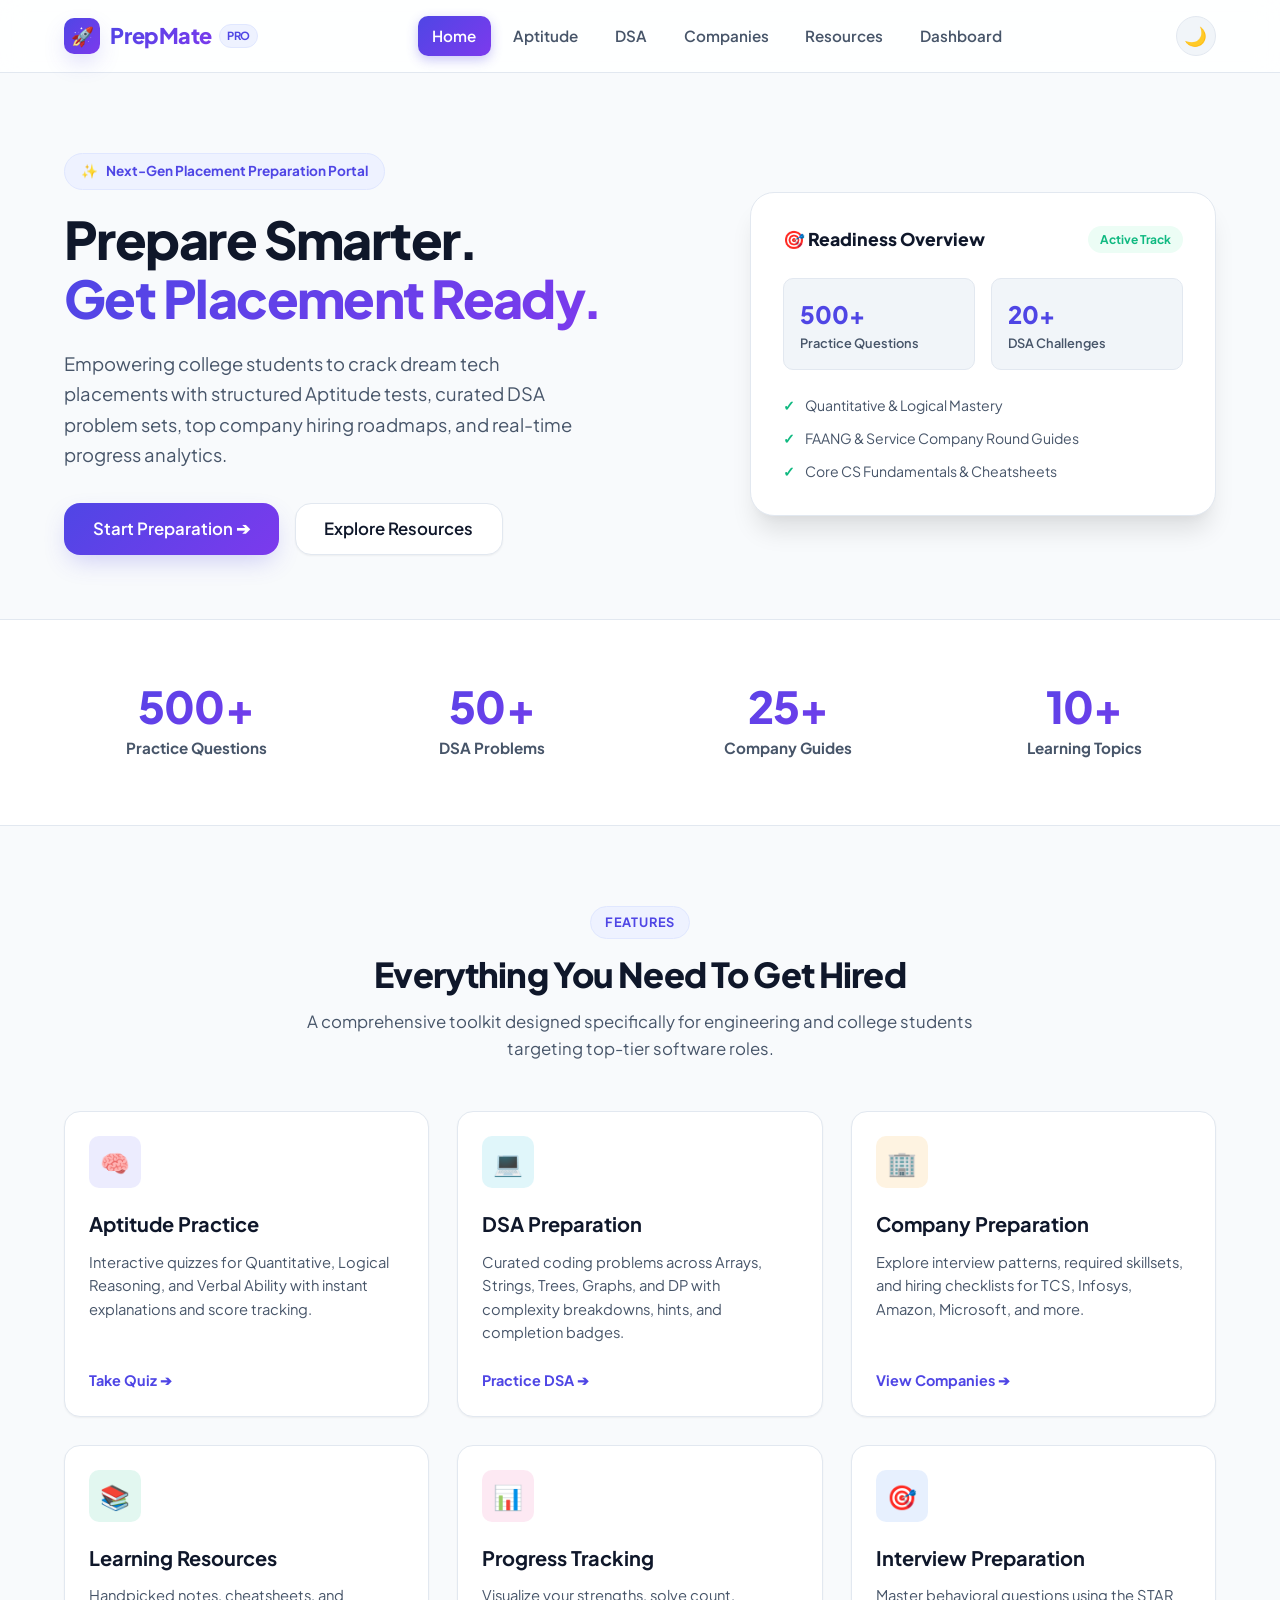
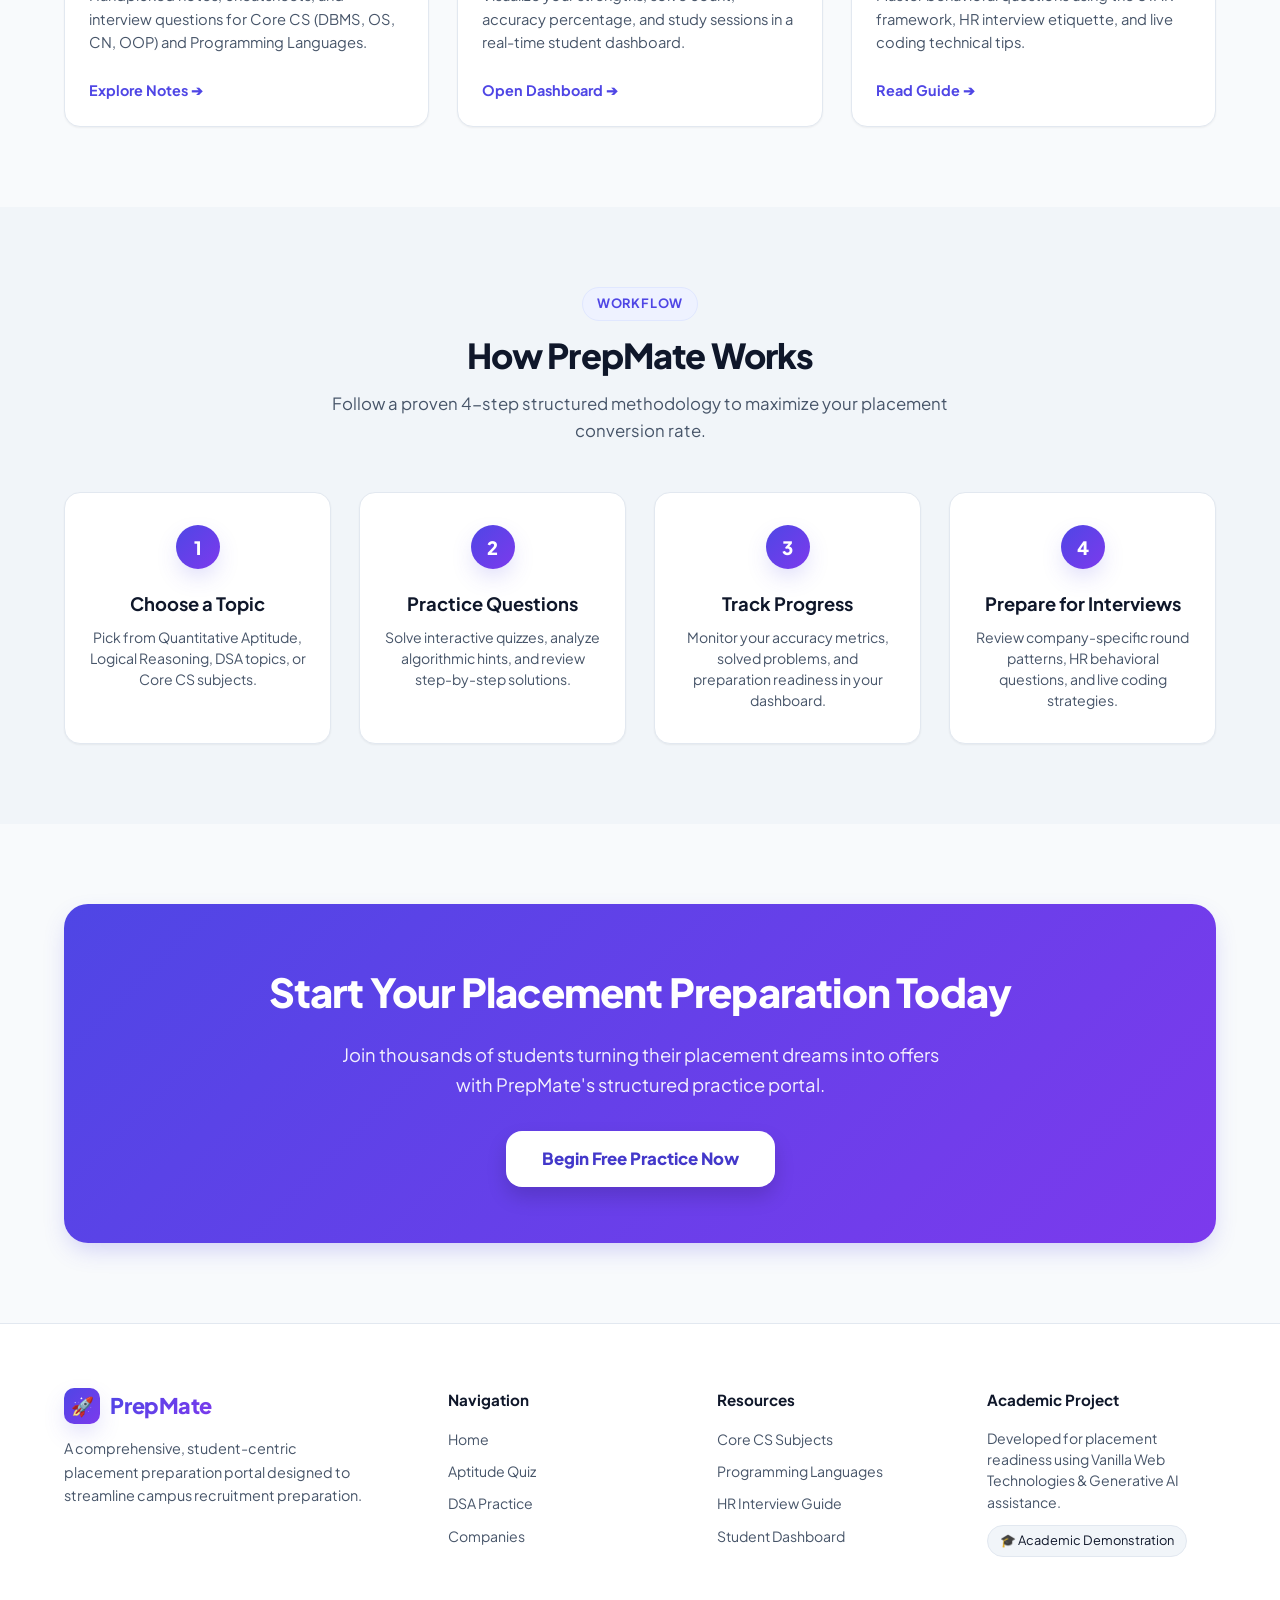
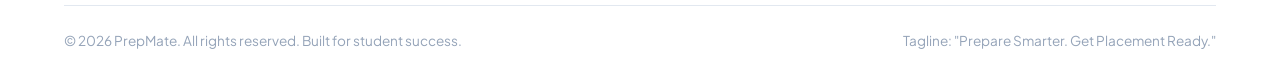
<file: index.html>
<!DOCTYPE html>
<html lang="en">
<head>
  <meta charset="UTF-8">
  <meta name="viewport" content="width=device-width, initial-scale=1.0">
  <title>PrepMate – Student Placement Preparation Portal</title>
  <meta name="description" content="Prepare smarter and get placement ready. Practice Aptitude, DSA, Company Specific Patterns, and Core CS for campus placements.">
  
  <!-- Google Fonts -->
  <link rel="preconnect" href="https://fonts.googleapis.com">
  <link rel="preconnect" href="https://fonts.gstatic.com" crossorigin>
  <link href="https://fonts.googleapis.com/css2?family=Plus+Jakarta+Sans:wght@400;500;600;700;800;900&display=swap" rel="stylesheet">
  
  <!-- CSS Stylesheet -->
  <link rel="stylesheet" href="css/style.css">
</head>
<body>

  <!-- Site Navigation Header -->
  <header class="site-header">
    <div class="container nav-container">
      <a href="index.html" class="brand-logo" aria-label="PrepMate Home">
        <div class="logo-icon">🚀</div>
        <span class="brand-name">PrepMate</span>
        <span class="brand-badge">PRO</span>
      </a>

      <!-- Desktop & Mobile Nav Menu -->
      <nav class="nav-menu" id="navMenu" aria-label="Main Navigation">
        <a href="index.html" class="nav-link active">Home</a>
        <a href="aptitude.html" class="nav-link">Aptitude</a>
        <a href="dsa.html" class="nav-link">DSA</a>
        <a href="companies.html" class="nav-link">Companies</a>
        <a href="resources.html" class="nav-link">Resources</a>
        <a href="dashboard.html" class="nav-link">Dashboard</a>
      </nav>

      <!-- Nav Actions -->
      <div class="nav-actions">
        <button class="theme-toggle-btn" id="themeToggleBtn" aria-label="Toggle dark/light mode" title="Toggle theme">
          🌙
        </button>
        <button class="mobile-menu-toggle" id="mobileMenuToggle" aria-label="Toggle mobile menu" aria-expanded="false">
          ☰
        </button>
      </div>
    </div>
  </header>

  <!-- Main Content -->
  <main class="main-content">
    
    <!-- Hero Section -->
    <section class="hero-section">
      <div class="container hero-content">
        <div class="hero-text">
          <div class="hero-tag">
            <span>✨</span> Next-Gen Placement Preparation Portal
          </div>
          <h1 class="hero-title">
            Prepare Smarter.<br>
            <span class="gradient-text">Get Placement Ready.</span>
          </h1>
          <p class="hero-desc">
            Empowering college students to crack dream tech placements with structured Aptitude tests, curated DSA problem sets, top company hiring roadmaps, and real-time progress analytics.
          </p>
          <div class="hero-buttons">
            <a href="aptitude.html" class="btn btn-primary btn-lg">Start Preparation ➔</a>
            <a href="resources.html" class="btn btn-secondary btn-lg">Explore Resources</a>
          </div>
        </div>

        <div class="hero-visual">
          <div class="hero-card-preview">
            <div class="hero-card-header">
              <span style="font-weight: 800; font-size: 1.1rem;">🎯 Readiness Overview</span>
              <span class="preview-pill">Active Track</span>
            </div>
            <div class="preview-stats-grid">
              <div class="stat-item">
                <div class="stat-num">500+</div>
                <div class="stat-lbl">Practice Questions</div>
              </div>
              <div class="stat-item">
                <div class="stat-num">20+</div>
                <div class="stat-lbl">DSA Challenges</div>
              </div>
            </div>
            <div class="preview-checklist">
              <div class="preview-check">
                <span class="check-icon">✓</span> Quantitative & Logical Mastery
              </div>
              <div class="preview-check">
                <span class="check-icon">✓</span> FAANG & Service Company Round Guides
              </div>
              <div class="preview-check">
                <span class="check-icon">✓</span> Core CS Fundamentals & Cheatsheets
              </div>
            </div>
          </div>
        </div>
      </div>
    </section>

    <!-- Statistics Section -->
    <section class="stats-section">
      <div class="container stats-grid">
        <div class="stat-box">
          <div class="stat-box-num">500+</div>
          <div class="stat-box-lbl">Practice Questions</div>
        </div>
        <div class="stat-box">
          <div class="stat-box-num">50+</div>
          <div class="stat-box-lbl">DSA Problems</div>
        </div>
        <div class="stat-box">
          <div class="stat-box-num">25+</div>
          <div class="stat-box-lbl">Company Guides</div>
        </div>
        <div class="stat-box">
          <div class="stat-box-num">10+</div>
          <div class="stat-box-lbl">Learning Topics</div>
        </div>
      </div>
    </section>

    <!-- Core Features Section -->
    <section class="features-section">
      <div class="container">
        <div class="section-header">
          <span class="section-pill">Features</span>
          <h2 class="section-title">Everything You Need To Get Hired</h2>
          <p class="section-subtitle">A comprehensive toolkit designed specifically for engineering and college students targeting top-tier software roles.</p>
        </div>

        <div class="features-grid">
          <!-- Feature 1 -->
          <div class="card feature-card card-interactive">
            <div class="feature-icon-wrapper icon-purple">🧠</div>
            <h3 class="feature-card-title">Aptitude Practice</h3>
            <p class="feature-card-desc">Interactive quizzes for Quantitative, Logical Reasoning, and Verbal Ability with instant explanations and score tracking.</p>
            <a href="aptitude.html" class="feature-link">Take Quiz ➔</a>
          </div>

          <!-- Feature 2 -->
          <div class="card feature-card card-interactive">
            <div class="feature-icon-wrapper icon-cyan">💻</div>
            <h3 class="feature-card-title">DSA Preparation</h3>
            <p class="feature-card-desc">Curated coding problems across Arrays, Strings, Trees, Graphs, and DP with complexity breakdowns, hints, and completion badges.</p>
            <a href="dsa.html" class="feature-link">Practice DSA ➔</a>
          </div>

          <!-- Feature 3 -->
          <div class="card feature-card card-interactive">
            <div class="feature-icon-wrapper icon-amber">🏢</div>
            <h3 class="feature-card-title">Company Preparation</h3>
            <p class="feature-card-desc">Explore interview patterns, required skillsets, and hiring checklists for TCS, Infosys, Amazon, Microsoft, and more.</p>
            <a href="companies.html" class="feature-link">View Companies ➔</a>
          </div>

          <!-- Feature 4 -->
          <div class="card feature-card card-interactive">
            <div class="feature-icon-wrapper icon-emerald">📚</div>
            <h3 class="feature-card-title">Learning Resources</h3>
            <p class="feature-card-desc">Handpicked notes, cheatsheets, and interview questions for Core CS (DBMS, OS, CN, OOP) and Programming Languages.</p>
            <a href="resources.html" class="feature-link">Explore Notes ➔</a>
          </div>

          <!-- Feature 5 -->
          <div class="card feature-card card-interactive">
            <div class="feature-icon-wrapper icon-pink">📊</div>
            <h3 class="feature-card-title">Progress Tracking</h3>
            <p class="feature-card-desc">Visualize your strengths, solve count, accuracy percentage, and study sessions in a real-time student dashboard.</p>
            <a href="dashboard.html" class="feature-link">Open Dashboard ➔</a>
          </div>

          <!-- Feature 6 -->
          <div class="card feature-card card-interactive">
            <div class="feature-icon-wrapper icon-blue">🎯</div>
            <h3 class="feature-card-title">Interview Preparation</h3>
            <p class="feature-card-desc">Master behavioral questions using the STAR framework, HR interview etiquette, and live coding technical tips.</p>
            <a href="resources.html" class="feature-link">Read Guide ➔</a>
          </div>
        </div>
      </div>
    </section>

    <!-- How It Works Section -->
    <section class="how-it-works-section">
      <div class="container">
        <div class="section-header">
          <span class="section-pill">Workflow</span>
          <h2 class="section-title">How PrepMate Works</h2>
          <p class="section-subtitle">Follow a proven 4-step structured methodology to maximize your placement conversion rate.</p>
        </div>

        <div class="steps-grid">
          <div class="step-card">
            <div class="step-number">1</div>
            <h3 class="step-title">Choose a Topic</h3>
            <p class="step-desc">Pick from Quantitative Aptitude, Logical Reasoning, DSA topics, or Core CS subjects.</p>
          </div>
          <div class="step-card">
            <div class="step-number">2</div>
            <h3 class="step-title">Practice Questions</h3>
            <p class="step-desc">Solve interactive quizzes, analyze algorithmic hints, and review step-by-step solutions.</p>
          </div>
          <div class="step-card">
            <div class="step-number">3</div>
            <h3 class="step-title">Track Progress</h3>
            <p class="step-desc">Monitor your accuracy metrics, solved problems, and preparation readiness in your dashboard.</p>
          </div>
          <div class="step-card">
            <div class="step-number">4</div>
            <h3 class="step-title">Prepare for Interviews</h3>
            <p class="step-desc">Review company-specific round patterns, HR behavioral questions, and live coding strategies.</p>
          </div>
        </div>
      </div>
    </section>

    <!-- CTA Section -->
    <section class="cta-section">
      <div class="container">
        <div class="cta-banner">
          <h2 class="cta-title">Start Your Placement Preparation Today</h2>
          <p class="cta-subtitle">Join thousands of students turning their placement dreams into offers with PrepMate's structured practice portal.</p>
          <a href="aptitude.html" class="cta-btn">Begin Free Practice Now</a>
        </div>
      </div>
    </section>

  </main>

  <!-- Site Footer -->
  <footer class="site-footer">
    <div class="container">
      <div class="footer-grid">
        <div>
          <div class="brand-logo">
            <div class="logo-icon">🚀</div>
            <span class="brand-name">PrepMate</span>
          </div>
          <p class="footer-brand-desc">
            A comprehensive, student-centric placement preparation portal designed to streamline campus recruitment preparation.
          </p>
        </div>

        <div>
          <h4 class="footer-col-title">Navigation</h4>
          <div class="footer-links">
            <a href="index.html" class="footer-link">Home</a>
            <a href="aptitude.html" class="footer-link">Aptitude Quiz</a>
            <a href="dsa.html" class="footer-link">DSA Practice</a>
            <a href="companies.html" class="footer-link">Companies</a>
          </div>
        </div>

        <div>
          <h4 class="footer-col-title">Resources</h4>
          <div class="footer-links">
            <a href="resources.html" class="footer-link">Core CS Subjects</a>
            <a href="resources.html" class="footer-link">Programming Languages</a>
            <a href="resources.html" class="footer-link">HR Interview Guide</a>
            <a href="dashboard.html" class="footer-link">Student Dashboard</a>
          </div>
        </div>

        <div>
          <h4 class="footer-col-title">Academic Project</h4>
          <p style="font-size: 0.88rem; color: var(--text-secondary); line-height: 1.5; margin-bottom: 0.75rem;">
            Developed for placement readiness using Vanilla Web Technologies & Generative AI assistance.
          </p>
          <div class="footer-academic-badge">
            🎓 Academic Demonstration
          </div>
        </div>
      </div>

      <div class="footer-bottom">
        <div>© 2026 PrepMate. All rights reserved. Built for student success.</div>
        <div>Tagline: "Prepare Smarter. Get Placement Ready."</div>
      </div>
    </div>
  </footer>

  <!-- Scripts -->
  <script src="js/data.js"></script>
  <script src="js/main.js"></script>
</body>
</html>
</file>
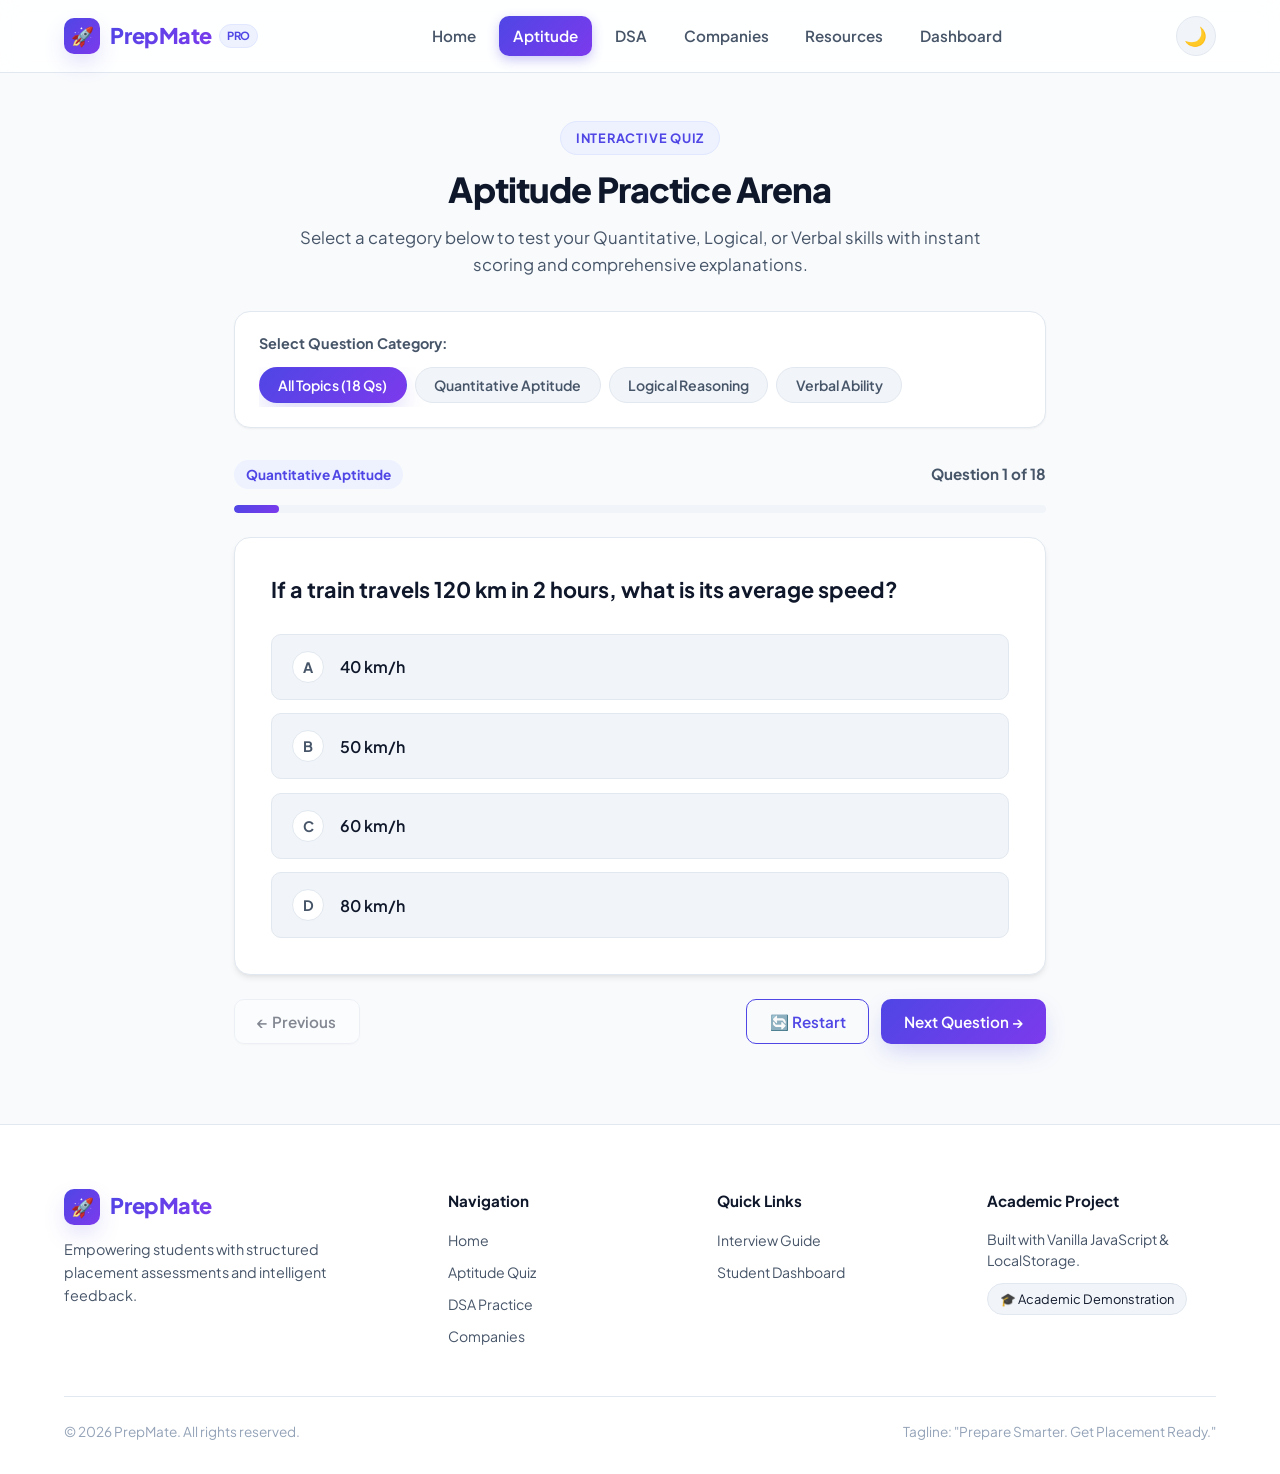
<file: aptitude.html>
<!DOCTYPE html>
<html lang="en">
<head>
  <meta charset="UTF-8">
  <meta name="viewport" content="width=device-width, initial-scale=1.0">
  <title>Aptitude Practice Quiz – PrepMate</title>
  <meta name="description" content="Practice Quantitative Aptitude, Logical Reasoning, and Verbal Ability with real-time scoring and detailed explanations on PrepMate.">
  
  <!-- Google Fonts -->
  <link rel="preconnect" href="https://fonts.googleapis.com">
  <link rel="preconnect" href="https://fonts.gstatic.com" crossorigin>
  <link href="https://fonts.googleapis.com/css2?family=Plus+Jakarta+Sans:wght@400;500;600;700;800;900&display=swap" rel="stylesheet">
  
  <!-- CSS Stylesheet -->
  <link rel="stylesheet" href="css/style.css">
</head>
<body>

  <!-- Site Navigation Header -->
  <header class="site-header">
    <div class="container nav-container">
      <a href="index.html" class="brand-logo" aria-label="PrepMate Home">
        <div class="logo-icon">🚀</div>
        <span class="brand-name">PrepMate</span>
        <span class="brand-badge">PRO</span>
      </a>

      <!-- Desktop & Mobile Nav Menu -->
      <nav class="nav-menu" id="navMenu" aria-label="Main Navigation">
        <a href="index.html" class="nav-link">Home</a>
        <a href="aptitude.html" class="nav-link active">Aptitude</a>
        <a href="dsa.html" class="nav-link">DSA</a>
        <a href="companies.html" class="nav-link">Companies</a>
        <a href="resources.html" class="nav-link">Resources</a>
        <a href="dashboard.html" class="nav-link">Dashboard</a>
      </nav>

      <!-- Nav Actions -->
      <div class="nav-actions">
        <button class="theme-toggle-btn" id="themeToggleBtn" aria-label="Toggle dark/light mode" title="Toggle theme">
          🌙
        </button>
        <button class="mobile-menu-toggle" id="mobileMenuToggle" aria-label="Toggle mobile menu" aria-expanded="false">
          ☰
        </button>
      </div>
    </div>
  </header>

  <!-- Main Content -->
  <main class="main-content aptitude-page">
    <div class="container quiz-container">
      
      <!-- Page Header -->
      <div class="section-header" style="margin-bottom: 2rem;">
        <span class="section-pill">Interactive Quiz</span>
        <h1 class="section-title">Aptitude Practice Arena</h1>
        <p class="section-subtitle">Select a category below to test your Quantitative, Logical, or Verbal skills with instant scoring and comprehensive explanations.</p>
      </div>

      <!-- Category Filter Pills -->
      <div class="card quiz-header-card" style="margin-bottom: 2rem;">
        <div style="font-weight: 700; font-size: 0.9rem; margin-bottom: 0.75rem; color: var(--text-secondary);">
          Select Question Category:
        </div>
        <div class="pill-tabs">
          <button type="button" class="pill-tab category-filter-btn active" data-category="all">All Topics (18 Qs)</button>
          <button type="button" class="category-filter-btn pill-tab" data-category="Quantitative Aptitude">Quantitative Aptitude</button>
          <button type="button" class="category-filter-btn pill-tab" data-category="Logical Reasoning">Logical Reasoning</button>
          <button type="button" class="category-filter-btn pill-tab" data-category="Verbal Ability">Verbal Ability</button>
        </div>
      </div>

      <!-- Quiz Play Area -->
      <div id="quizPlayArea">
        <!-- Status & Progress -->
        <div class="quiz-meta-row">
          <span class="quiz-category-tag" id="qCategoryBadge">Quantitative Aptitude</span>
          <span class="quiz-counter" id="qCounterLabel">Question 1 of 18</span>
        </div>

        <div class="progress-container" style="margin-bottom: 1.5rem;">
          <div class="progress-bar-fill" id="quizProgressBarFill" style="width: 5%;"></div>
        </div>

        <!-- Question Card -->
        <div class="quiz-question-box">
          <h2 class="question-text" id="questionText">Loading question...</h2>
          
          <!-- Options Container -->
          <div class="options-list" id="optionsContainer">
            <!-- Dynamic Option Buttons injected by aptitude.js -->
          </div>
        </div>

        <!-- Navigation Controls -->
        <div class="quiz-actions-row">
          <button type="button" class="btn btn-secondary" id="prevQuestionBtn">
            ← Previous
          </button>
          
          <div style="display: flex; gap: 0.75rem;">
            <button type="button" class="btn btn-outline" id="restartQuizBtn">
              🔄 Restart
            </button>
            <button type="button" class="btn btn-primary" id="nextQuestionBtn">
              Next Question →
            </button>
            <button type="button" class="btn btn-primary" id="submitQuizBtn" style="display: none; background: var(--success); box-shadow: 0 4px 14px rgba(16, 185, 129, 0.4);">
              ✓ Submit Quiz
            </button>
          </div>
        </div>
      </div>

      <!-- Quiz Results Card (Initially Hidden) -->
      <div class="quiz-results-card" id="quizResultsCard" style="display: none;">
        <span class="badge badge-success" style="font-size: 0.85rem; padding: 0.4rem 1rem;">Quiz Completed 🎉</span>
        <h2 style="font-size: 2rem; font-weight: 800; margin-top: 1rem; color: var(--text-primary);">Your Performance Summary</h2>
        <p style="color: var(--text-secondary);">Here is a breakdown of your quiz attempt and answer accuracy.</p>

        <!-- Score Circle -->
        <div class="score-circle-container">
          <div class="score-big" id="resScoreVal">0/0</div>
          <div class="score-percentage" id="resPercentVal">0%</div>
        </div>

        <!-- Quick Stats Breakdown -->
        <div class="results-stats-row">
          <div class="result-stat-box">
            <div class="result-stat-val correct" id="resCorrectVal">0</div>
            <div style="font-size: 0.85rem; color: var(--text-muted); font-weight: 600;">Correct Answers</div>
          </div>
          <div class="result-stat-box">
            <div class="result-stat-val incorrect" id="resIncorrectVal">0</div>
            <div style="font-size: 0.85rem; color: var(--text-muted); font-weight: 600;">Incorrect Answers</div>
          </div>
          <div class="result-stat-box">
            <div class="result-stat-val accuracy" id="resAccuracyVal">0%</div>
            <div style="font-size: 0.85rem; color: var(--text-muted); font-weight: 600;">Attempt Accuracy</div>
          </div>
        </div>

        <div style="display: flex; justify-content: center; gap: 1rem; flex-wrap: wrap; margin-bottom: 2rem;">
          <button type="button" class="btn btn-primary" onclick="window.location.reload()">
            🔄 Retake Quiz
          </button>
          <a href="dashboard.html" class="btn btn-secondary">
            📊 View in Dashboard
          </a>
        </div>

        <!-- Detailed Review Section -->
        <div class="review-section">
          <h3 style="font-size: 1.35rem; font-weight: 800; margin-bottom: 1.25rem; color: var(--text-primary);">
            Detailed Answer Review & Explanations
          </h3>
          <div id="reviewListContainer">
            <!-- Review items dynamically injected by aptitude.js -->
          </div>
        </div>
      </div>

    </div>
  </main>

  <!-- Site Footer -->
  <footer class="site-footer">
    <div class="container">
      <div class="footer-grid">
        <div>
          <div class="brand-logo">
            <div class="logo-icon">🚀</div>
            <span class="brand-name">PrepMate</span>
          </div>
          <p class="footer-brand-desc">
            Empowering students with structured placement assessments and intelligent feedback.
          </p>
        </div>

        <div>
          <h4 class="footer-col-title">Navigation</h4>
          <div class="footer-links">
            <a href="index.html" class="footer-link">Home</a>
            <a href="aptitude.html" class="footer-link">Aptitude Quiz</a>
            <a href="dsa.html" class="footer-link">DSA Practice</a>
            <a href="companies.html" class="footer-link">Companies</a>
          </div>
        </div>

        <div>
          <h4 class="footer-col-title">Quick Links</h4>
          <div class="footer-links">
            <a href="resources.html" class="footer-link">Interview Guide</a>
            <a href="dashboard.html" class="footer-link">Student Dashboard</a>
          </div>
        </div>

        <div>
          <h4 class="footer-col-title">Academic Project</h4>
          <p style="font-size: 0.88rem; color: var(--text-secondary); line-height: 1.5; margin-bottom: 0.75rem;">
            Built with Vanilla JavaScript & LocalStorage.
          </p>
          <div class="footer-academic-badge">
            🎓 Academic Demonstration
          </div>
        </div>
      </div>

      <div class="footer-bottom">
        <div>© 2026 PrepMate. All rights reserved.</div>
        <div>Tagline: "Prepare Smarter. Get Placement Ready."</div>
      </div>
    </div>
  </footer>

  <!-- Scripts -->
  <script src="js/data.js"></script>
  <script src="js/main.js"></script>
  <script src="js/aptitude.js"></script>
</body>
</html>
</file>
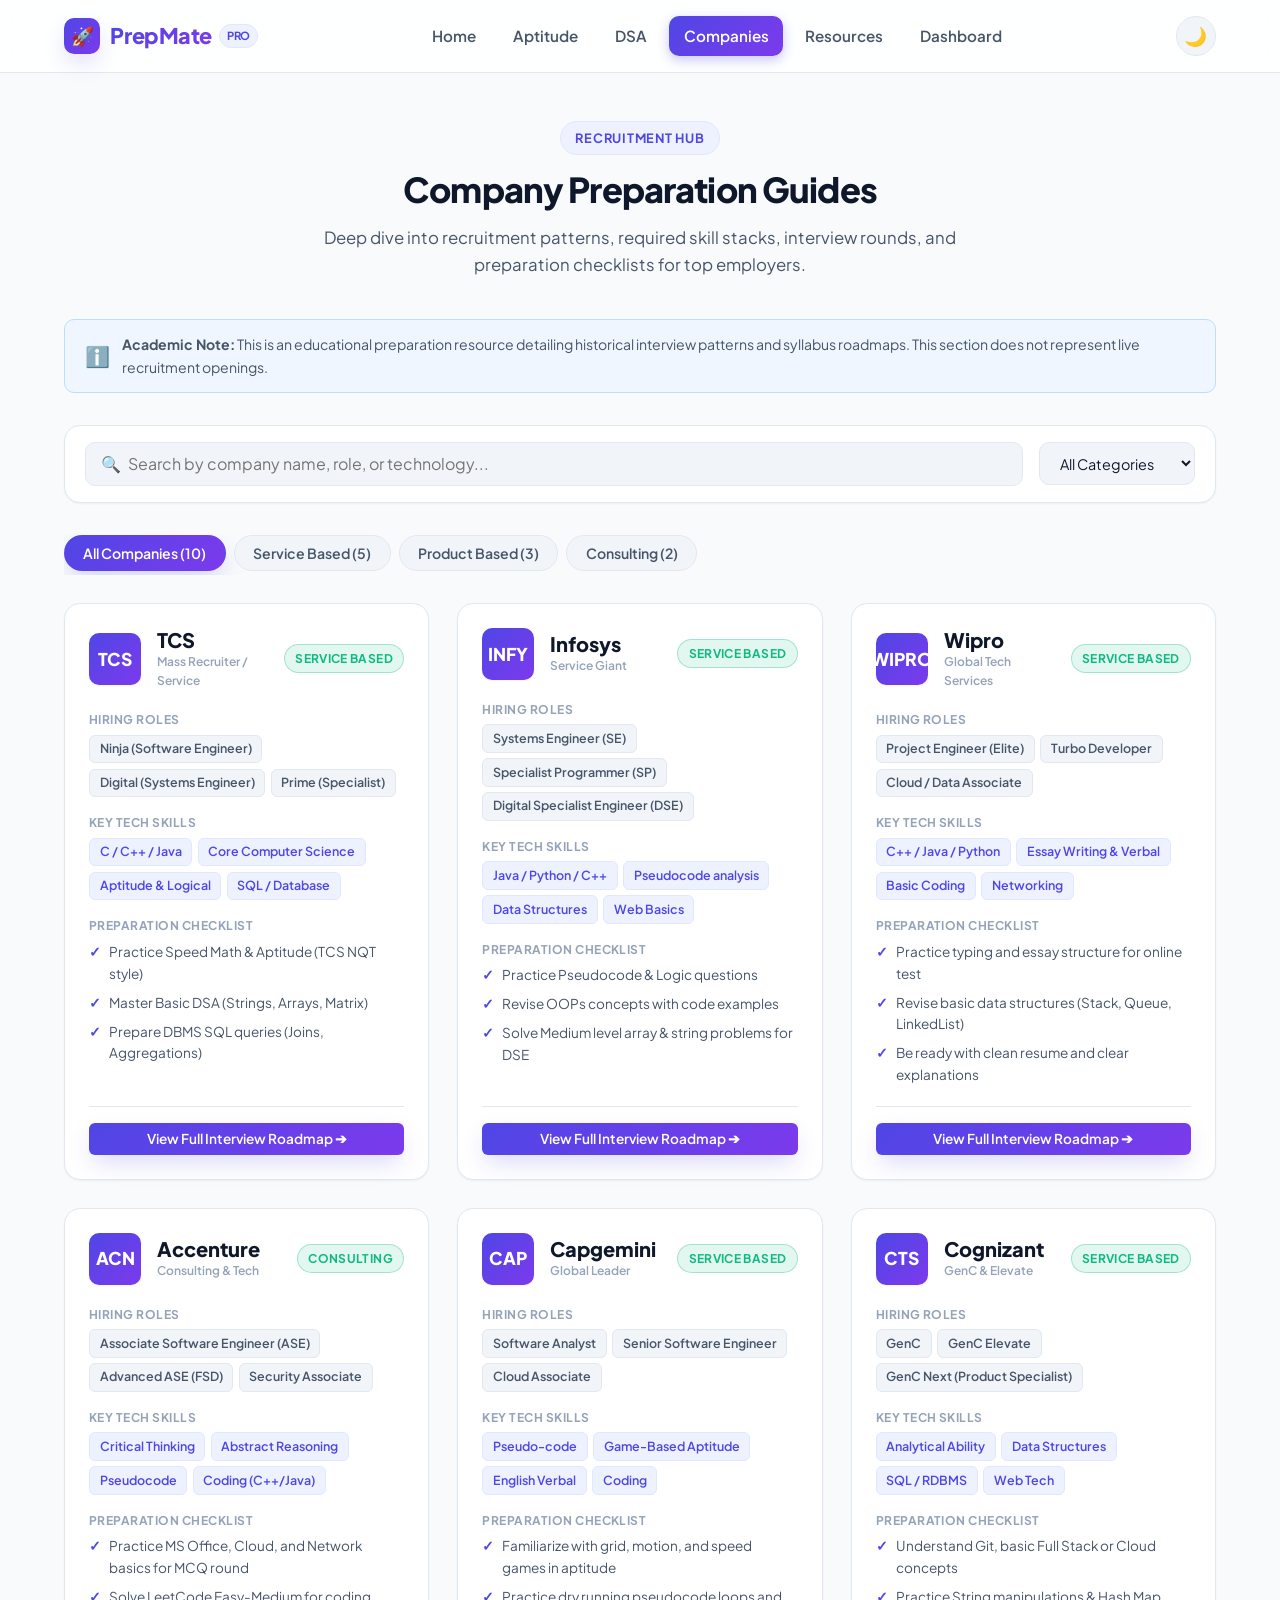
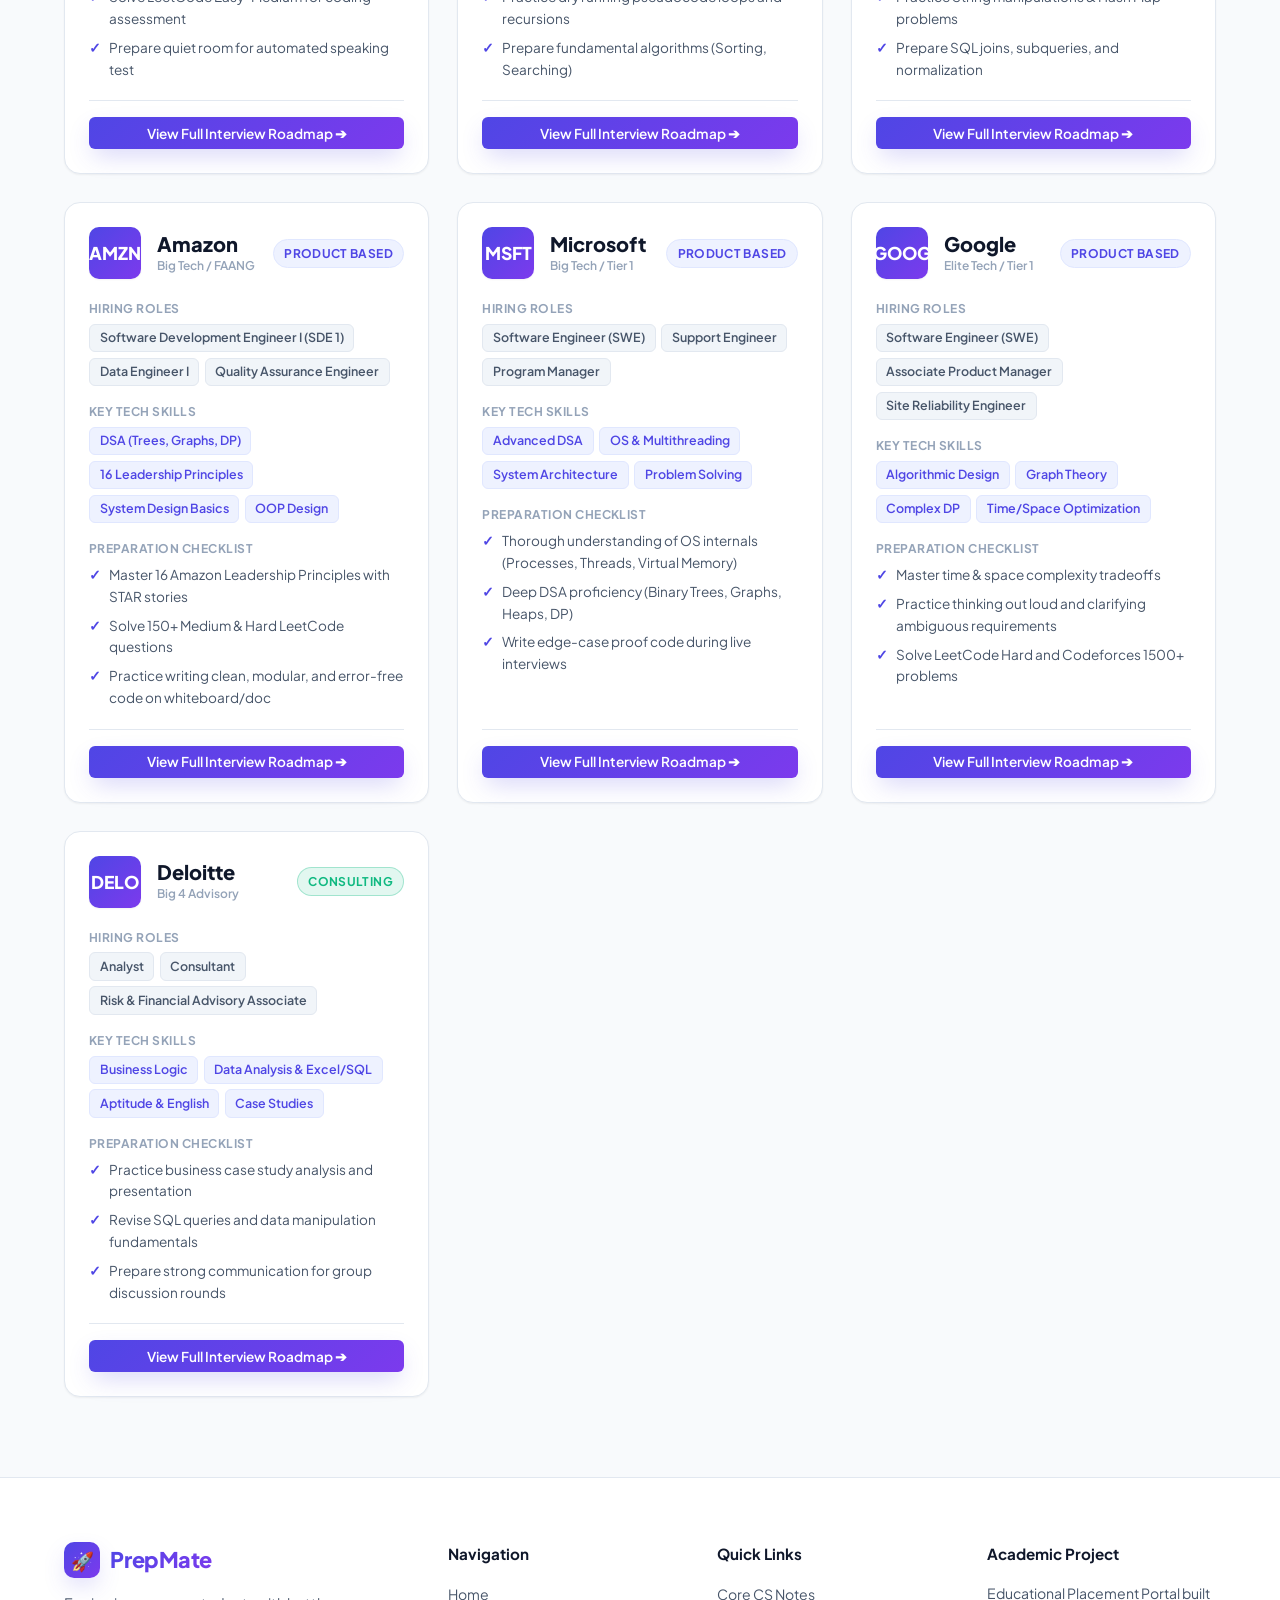
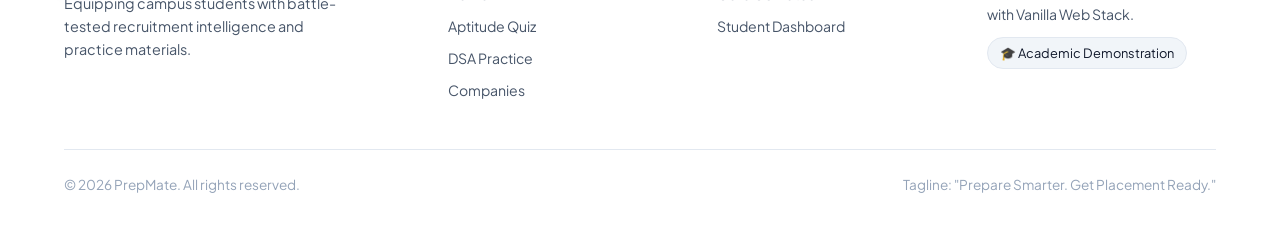
<file: companies.html>
<!DOCTYPE html>
<html lang="en">
<head>
  <meta charset="UTF-8">
  <meta name="viewport" content="width=device-width, initial-scale=1.0">
  <title>Company Preparation Hub – PrepMate</title>
  <meta name="description" content="Company-specific placement guides, hiring rounds, required tech skills, and preparation checklists for top tech recruiters.">
  
  <!-- Google Fonts -->
  <link rel="preconnect" href="https://fonts.googleapis.com">
  <link rel="preconnect" href="https://fonts.gstatic.com" crossorigin>
  <link href="https://fonts.googleapis.com/css2?family=Plus+Jakarta+Sans:wght@400;500;600;700;800;900&display=swap" rel="stylesheet">
  
  <!-- CSS Stylesheet -->
  <link rel="stylesheet" href="css/style.css">
</head>
<body>

  <!-- Site Navigation Header -->
  <header class="site-header">
    <div class="container nav-container">
      <a href="index.html" class="brand-logo" aria-label="PrepMate Home">
        <div class="logo-icon">🚀</div>
        <span class="brand-name">PrepMate</span>
        <span class="brand-badge">PRO</span>
      </a>

      <!-- Desktop & Mobile Nav Menu -->
      <nav class="nav-menu" id="navMenu" aria-label="Main Navigation">
        <a href="index.html" class="nav-link">Home</a>
        <a href="aptitude.html" class="nav-link">Aptitude</a>
        <a href="dsa.html" class="nav-link">DSA</a>
        <a href="companies.html" class="nav-link active">Companies</a>
        <a href="resources.html" class="nav-link">Resources</a>
        <a href="dashboard.html" class="nav-link">Dashboard</a>
      </nav>

      <!-- Nav Actions -->
      <div class="nav-actions">
        <button class="theme-toggle-btn" id="themeToggleBtn" aria-label="Toggle dark/light mode" title="Toggle theme">
          🌙
        </button>
        <button class="mobile-menu-toggle" id="mobileMenuToggle" aria-label="Toggle mobile menu" aria-expanded="false">
          ☰
        </button>
      </div>
    </div>
  </header>

  <!-- Main Content -->
  <main class="main-content companies-page">
    <div class="container">
      
      <!-- Page Header -->
      <div class="section-header" style="margin-bottom: 2.5rem;">
        <span class="section-pill">Recruitment Hub</span>
        <h1 class="section-title">Company Preparation Guides</h1>
        <p class="section-subtitle">Deep dive into recruitment patterns, required skill stacks, interview rounds, and preparation checklists for top employers.</p>
      </div>

      <!-- Preparation Reference Disclaimer Banner -->
      <div style="background: var(--info-bg); border: 1px solid var(--info-border); padding: 0.85rem 1.25rem; border-radius: var(--radius-md); margin-bottom: 2rem; font-size: 0.88rem; color: var(--text-secondary); display: flex; align-items: center; gap: 0.75rem;">
        <span style="font-size: 1.25rem;">ℹ️</span>
        <div>
          <strong>Academic Note:</strong> This is an educational preparation resource detailing historical interview patterns and syllabus roadmaps. This section does not represent live recruitment openings.
        </div>
      </div>

      <!-- Search & Category Filter Bar -->
      <div class="filter-bar">
        <div class="search-input-wrapper">
          <span class="search-icon">🔍</span>
          <input type="text" class="search-input" id="companySearchInput" placeholder="Search by company name, role, or technology..." aria-label="Search companies">
        </div>

        <div class="filter-group">
          <select class="filter-select" id="companyCategoryFilter" aria-label="Filter by Company Type">
            <option value="all">All Categories</option>
            <option value="Service Based">Service Based</option>
            <option value="Product Based">Product Based</option>
            <option value="Consulting">Consulting</option>
          </select>
        </div>
      </div>

      <!-- Category Filter Pills -->
      <div class="pill-tabs" style="margin-bottom: 1.75rem;">
        <button type="button" class="pill-tab comp-pill active" data-cat="all">All Companies (10)</button>
        <button type="button" class="pill-tab comp-pill" data-cat="Service Based">Service Based (5)</button>
        <button type="button" class="pill-tab comp-pill" data-cat="Product Based">Product Based (3)</button>
        <button type="button" class="pill-tab comp-pill" data-cat="Consulting">Consulting (2)</button>
      </div>

      <!-- Companies Grid -->
      <div class="companies-grid" id="companiesGridContainer">
        <!-- Injected via JavaScript -->
      </div>

    </div>
  </main>

  <!-- Site Footer -->
  <footer class="site-footer">
    <div class="container">
      <div class="footer-grid">
        <div>
          <div class="brand-logo">
            <div class="logo-icon">🚀</div>
            <span class="brand-name">PrepMate</span>
          </div>
          <p class="footer-brand-desc">
            Equipping campus students with battle-tested recruitment intelligence and practice materials.
          </p>
        </div>

        <div>
          <h4 class="footer-col-title">Navigation</h4>
          <div class="footer-links">
            <a href="index.html" class="footer-link">Home</a>
            <a href="aptitude.html" class="footer-link">Aptitude Quiz</a>
            <a href="dsa.html" class="footer-link">DSA Practice</a>
            <a href="companies.html" class="footer-link">Companies</a>
          </div>
        </div>

        <div>
          <h4 class="footer-col-title">Quick Links</h4>
          <div class="footer-links">
            <a href="resources.html" class="footer-link">Core CS Notes</a>
            <a href="dashboard.html" class="footer-link">Student Dashboard</a>
          </div>
        </div>

        <div>
          <h4 class="footer-col-title">Academic Project</h4>
          <p style="font-size: 0.88rem; color: var(--text-secondary); line-height: 1.5; margin-bottom: 0.75rem;">
            Educational Placement Portal built with Vanilla Web Stack.
          </p>
          <div class="footer-academic-badge">
            🎓 Academic Demonstration
          </div>
        </div>
      </div>

      <div class="footer-bottom">
        <div>© 2026 PrepMate. All rights reserved.</div>
        <div>Tagline: "Prepare Smarter. Get Placement Ready."</div>
      </div>
    </div>
  </footer>

  <!-- Scripts -->
  <script src="js/data.js"></script>
  <script src="js/main.js"></script>
  <script>
    // Company Page Filtering & Modal Handler
    document.addEventListener('DOMContentLoaded', () => {
      let currentCat = 'all';
      let currentQuery = '';

      const searchInput = document.getElementById('companySearchInput');
      const selectFilter = document.getElementById('companyCategoryFilter');
      const pillButtons = document.querySelectorAll('.comp-pill');

      function renderCompanies() {
        const container = document.getElementById('companiesGridContainer');
        if (!container || !window.PREP_DATA || !PREP_DATA.companies) return;

        const filtered = PREP_DATA.companies.filter(c => {
          const matchCat = (currentCat === 'all' || c.category === currentCat);
          const matchQuery = currentQuery === '' ||
            c.name.toLowerCase().includes(currentQuery) ||
            c.roles.some(r => r.toLowerCase().includes(currentQuery)) ||
            c.importantSkills.some(s => s.toLowerCase().includes(currentQuery));
          return matchCat && matchQuery;
        });

        if (filtered.length === 0) {
          container.innerHTML = `
            <div style="grid-column: 1 / -1; text-align: center; padding: 3rem; color: var(--text-muted);">
              <h3>No companies matched your criteria</h3>
              <p>Try refining your search terms or category filter.</p>
            </div>
          `;
          return;
        }

        container.innerHTML = '';
        filtered.forEach(c => {
          const card = document.createElement('div');
          card.className = 'card company-card card-interactive';

          const rolesHtml = c.roles.map(r => `<span class="tag-pill">${r}</span>`).join('');
          const skillsHtml = c.importantSkills.map(s => `<span class="tag-pill" style="background: var(--primary-50); color: var(--primary-600); border-color: var(--primary-100);">${s}</span>`).join('');
          const checklistHtml = c.checklist.slice(0, 3).map(item => `
            <div class="checklist-item">
              <span class="checklist-bullet">✓</span>
              <span>${item}</span>
            </div>
          `).join('');

          card.innerHTML = `
            <div class="company-card-header">
              <div class="company-logo-avatar">${c.logoText}</div>
              <div class="company-title-info">
                <div class="company-name">${c.name}</div>
                <div class="company-badge-sub">${c.badge}</div>
              </div>
              <span class="badge ${c.category === 'Product Based' ? 'badge-primary' : 'badge-easy'}">${c.category}</span>
            </div>

            <div class="company-section-label">Hiring Roles</div>
            <div class="company-tags-list">${rolesHtml}</div>

            <div class="company-section-label">Key Tech Skills</div>
            <div class="company-tags-list">${skillsHtml}</div>

            <div class="company-section-label">Preparation Checklist</div>
            <div class="checklist-compact">${checklistHtml}</div>

            <div style="margin-top: auto; border-top: 1px solid var(--border-color); padding-top: 1rem;">
              <button type="button" class="btn btn-primary btn-sm" style="width: 100%;" onclick="openCompanyModal('${c.id}')">
                View Full Interview Roadmap ➔
              </button>
            </div>
          `;

          container.appendChild(card);
        });
      }

      if (searchInput) {
        searchInput.addEventListener('input', (e) => {
          currentQuery = e.target.value.toLowerCase().trim();
          renderCompanies();
        });
      }

      if (selectFilter) {
        selectFilter.addEventListener('change', (e) => {
          currentCat = e.target.value;
          pillButtons.forEach(p => {
            if (p.getAttribute('data-cat') === currentCat) p.classList.add('active');
            else p.classList.remove('active');
          });
          renderCompanies();
        });
      }

      pillButtons.forEach(btn => {
        btn.addEventListener('click', () => {
          pillButtons.forEach(b => b.classList.remove('active'));
          btn.classList.add('active');
          currentCat = btn.getAttribute('data-cat');
          if (selectFilter) selectFilter.value = currentCat;
          renderCompanies();
        });
      });

      window.openCompanyModal = function(companyId) {
        const c = PREP_DATA.companies.find(item => item.id === companyId);
        if (!c) return;

        const roundsHtml = c.interviewRounds.map((rnd, i) => `
          <div style="padding: 0.65rem 0.85rem; background: var(--bg-surface-alt); border-radius: var(--radius-sm); margin-bottom: 0.5rem; border: 1px solid var(--border-color);">
            <strong>Round ${i + 1}:</strong> ${rnd}
          </div>
        `).join('');

        const checklistHtml = c.checklist.map(item => `
          <div style="display: flex; gap: 0.5rem; align-items: center; margin-bottom: 0.4rem;">
            <span style="color: var(--success); font-weight: bold;">✓</span>
            <span>${item}</span>
          </div>
        `).join('');

        const modalHtml = `
          <p style="margin-bottom: 1rem; color: var(--text-secondary);">${c.description}</p>
          
          <div class="modal-section-title">🏢 Company Type & Profile</div>
          <p><strong>Category:</strong> ${c.category} (${c.badge})</p>
          
          <div class="modal-section-title">🔄 Selection Process & Interview Rounds</div>
          <div>${roundsHtml}</div>

          <div class="modal-section-title">🎯 Master Preparation Checklist</div>
          <div style="background: var(--primary-50); padding: 1rem; border-radius: var(--radius-md); border: 1px solid var(--primary-100); color: var(--text-primary);">
            ${checklistHtml}
          </div>

          <div style="margin-top: 1.5rem; text-align: right;">
            <button type="button" class="btn btn-secondary" onclick="closeModal()">Close Guide</button>
          </div>
        `;

        openModal(`${c.name} – Placement Preparation Guide`, modalHtml);
      };

      // Initial render
      renderCompanies();
    });
  </script>
</body>
</html>
</file>
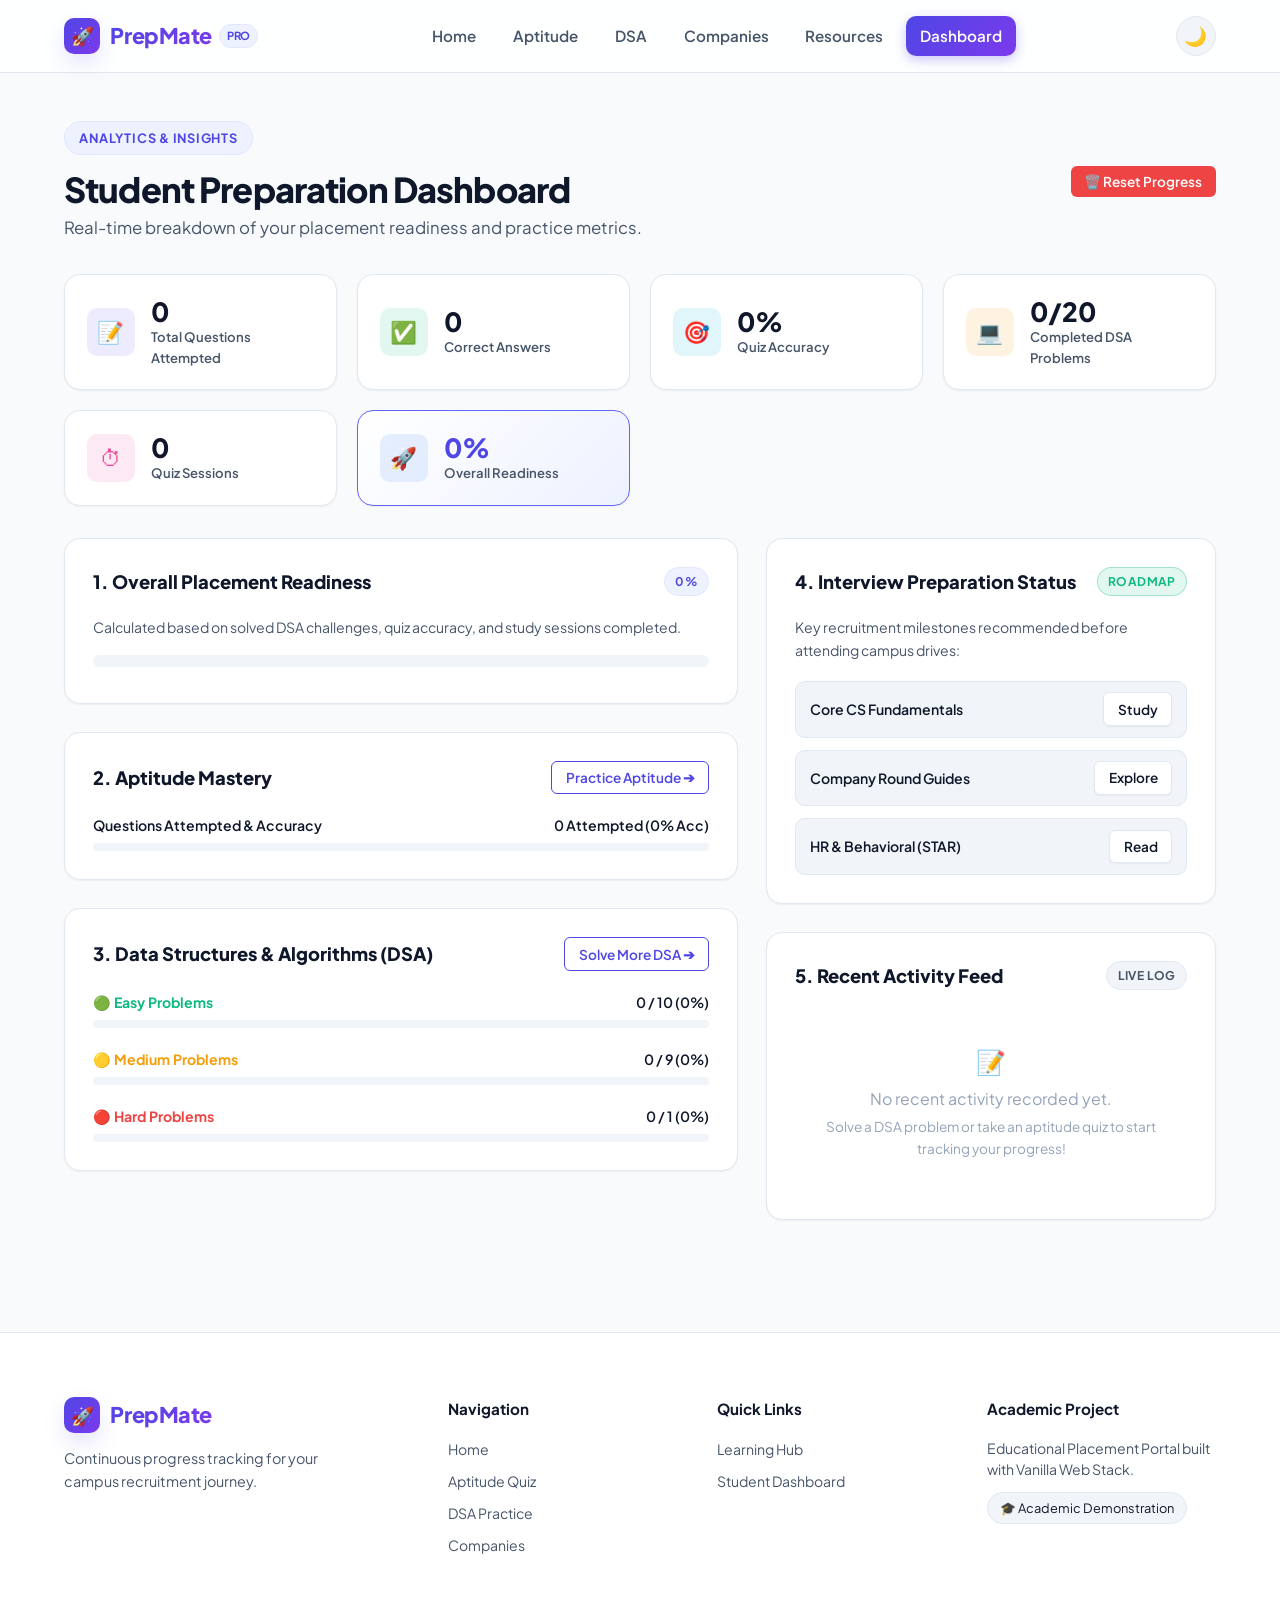
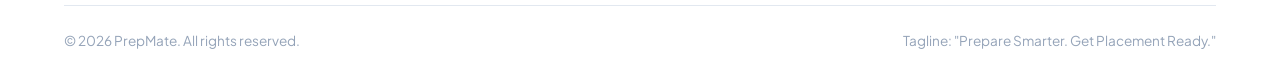
<file: dashboard.html>
<!DOCTYPE html>
<html lang="en">
<head>
  <meta charset="UTF-8">
  <meta name="viewport" content="width=device-width, initial-scale=1.0">
  <title>Student Progress Dashboard – PrepMate</title>
  <meta name="description" content="Track your placement preparation analytics, aptitude accuracy, completed DSA challenges, and recent study activity.">
  
  <!-- Google Fonts -->
  <link rel="preconnect" href="https://fonts.googleapis.com">
  <link rel="preconnect" href="https://fonts.gstatic.com" crossorigin>
  <link href="https://fonts.googleapis.com/css2?family=Plus+Jakarta+Sans:wght@400;500;600;700;800;900&display=swap" rel="stylesheet">
  
  <!-- CSS Stylesheet -->
  <link rel="stylesheet" href="css/style.css">
</head>
<body>

  <!-- Site Navigation Header -->
  <header class="site-header">
    <div class="container nav-container">
      <a href="index.html" class="brand-logo" aria-label="PrepMate Home">
        <div class="logo-icon">🚀</div>
        <span class="brand-name">PrepMate</span>
        <span class="brand-badge">PRO</span>
      </a>

      <!-- Desktop & Mobile Nav Menu -->
      <nav class="nav-menu" id="navMenu" aria-label="Main Navigation">
        <a href="index.html" class="nav-link">Home</a>
        <a href="aptitude.html" class="nav-link">Aptitude</a>
        <a href="dsa.html" class="nav-link">DSA</a>
        <a href="companies.html" class="nav-link">Companies</a>
        <a href="resources.html" class="nav-link">Resources</a>
        <a href="dashboard.html" class="nav-link active">Dashboard</a>
      </nav>

      <!-- Nav Actions -->
      <div class="nav-actions">
        <button class="theme-toggle-btn" id="themeToggleBtn" aria-label="Toggle dark/light mode" title="Toggle theme">
          🌙
        </button>
        <button class="mobile-menu-toggle" id="mobileMenuToggle" aria-label="Toggle mobile menu" aria-expanded="false">
          ☰
        </button>
      </div>
    </div>
  </header>

  <!-- Main Content -->
  <main class="main-content dashboard-page">
    <div class="container">
      
      <!-- Dashboard Top Header Row -->
      <div class="dashboard-header-row">
        <div>
          <span class="section-pill">Analytics & Insights</span>
          <h1 class="section-title" style="margin-bottom: 0.25rem;">Student Preparation Dashboard</h1>
          <p class="section-subtitle">Real-time breakdown of your placement readiness and practice metrics.</p>
        </div>

        <div>
          <button type="button" class="btn btn-danger btn-sm" id="resetProgressBtn" title="Reset your preparation progress data">
            🗑️ Reset Progress
          </button>
        </div>
      </div>

      <!-- 6 Top Summary KPI Cards -->
      <div class="stats-cards-grid">
        <!-- Card 1: Total Attempted -->
        <div class="dash-stat-card">
          <div class="dash-stat-icon icon-purple">📝</div>
          <div class="dash-stat-info">
            <div class="stat-value" id="statTotalQuestions">0</div>
            <div class="stat-label">Total Questions Attempted</div>
          </div>
        </div>

        <!-- Card 2: Correct Answers -->
        <div class="dash-stat-card">
          <div class="dash-stat-icon icon-emerald">✅</div>
          <div class="dash-stat-info">
            <div class="stat-value" id="statCorrectAnswers">0</div>
            <div class="stat-label">Correct Answers</div>
          </div>
        </div>

        <!-- Card 3: Accuracy -->
        <div class="dash-stat-card">
          <div class="dash-stat-icon icon-cyan">🎯</div>
          <div class="dash-stat-info">
            <div class="stat-value" id="statAccuracy">0%</div>
            <div class="stat-label">Quiz Accuracy</div>
          </div>
        </div>

        <!-- Card 4: Completed DSA -->
        <div class="dash-stat-card">
          <div class="dash-stat-icon icon-amber">💻</div>
          <div class="dash-stat-info">
            <div class="stat-value" id="statDsaSolved">0/20</div>
            <div class="stat-label">Completed DSA Problems</div>
          </div>
        </div>

        <!-- Card 5: Study Sessions -->
        <div class="dash-stat-card">
          <div class="dash-stat-icon icon-pink">⏱</div>
          <div class="dash-stat-info">
            <div class="stat-value" id="statStudySessions">0</div>
            <div class="stat-label">Quiz Sessions</div>
          </div>
        </div>

        <!-- Card 6: Overall Progress -->
        <div class="dash-stat-card" style="border-color: var(--primary-500); background: linear-gradient(135deg, var(--bg-surface) 0%, var(--primary-50) 100%);">
          <div class="dash-stat-icon icon-blue">🚀</div>
          <div class="dash-stat-info">
            <div class="stat-value" style="color: var(--primary-600);" id="statOverallProgress">0%</div>
            <div class="stat-label">Overall Readiness</div>
          </div>
        </div>
      </div>

      <!-- Main Dashboard Panels Grid -->
      <div class="dashboard-sections-grid">
        
        <!-- Left Column: Detailed Progress Bars -->
        <div style="display: flex; flex-direction: column; gap: 1.75rem;">
          
          <!-- Section 1: Overall Preparation -->
          <div class="dash-panel">
            <div class="dash-panel-title">
              <span>1. Overall Placement Readiness</span>
              <span class="badge badge-primary" id="overallScoreLabel">0%</span>
            </div>
            <p style="font-size: 0.88rem; color: var(--text-secondary); margin-bottom: 1rem;">
              Calculated based on solved DSA challenges, quiz accuracy, and study sessions completed.
            </p>
            <div class="progress-container" style="height: 12px; margin-bottom: 0.5rem;">
              <div class="progress-bar-fill" id="overallProgressFill" style="width: 0%;"></div>
            </div>
          </div>

          <!-- Section 2: Aptitude Progress -->
          <div class="dash-panel">
            <div class="dash-panel-title">
              <span>2. Aptitude Mastery</span>
              <a href="aptitude.html" class="btn btn-outline btn-sm">Practice Aptitude ➔</a>
            </div>
            
            <div class="bar-progress-list">
              <div class="bar-progress-item">
                <div class="bar-labels">
                  <span>Questions Attempted & Accuracy</span>
                  <span id="aptMasteryText">0 Attempted (0% Acc)</span>
                </div>
                <div class="progress-container">
                  <div class="progress-bar-fill" id="aptMasteryFill" style="width: 0%; background: var(--primary-gradient);"></div>
                </div>
              </div>
            </div>
          </div>

          <!-- Section 3: DSA Progress by Difficulty -->
          <div class="dash-panel">
            <div class="dash-panel-title">
              <span>3. Data Structures & Algorithms (DSA)</span>
              <a href="dsa.html" class="btn btn-outline btn-sm">Solve More DSA ➔</a>
            </div>

            <div class="bar-progress-list">
              <!-- Easy DSA -->
              <div class="bar-progress-item">
                <div class="bar-labels">
                  <span style="color: var(--diff-easy); font-weight: 700;">🟢 Easy Problems</span>
                  <span id="easyDsaText">0 / 9 (0%)</span>
                </div>
                <div class="progress-container">
                  <div class="progress-bar-fill" id="easyDsaFill" style="width: 0%; background: var(--diff-easy);"></div>
                </div>
              </div>

              <!-- Medium DSA -->
              <div class="bar-progress-item">
                <div class="bar-labels">
                  <span style="color: var(--diff-medium); font-weight: 700;">🟡 Medium Problems</span>
                  <span id="medDsaText">0 / 8 (0%)</span>
                </div>
                <div class="progress-container">
                  <div class="progress-bar-fill" id="medDsaFill" style="width: 0%; background: var(--diff-medium);"></div>
                </div>
              </div>

              <!-- Hard DSA -->
              <div class="bar-progress-item">
                <div class="bar-labels">
                  <span style="color: var(--diff-hard); font-weight: 700;">🔴 Hard Problems</span>
                  <span id="hardDsaText">0 / 3 (0%)</span>
                </div>
                <div class="progress-container">
                  <div class="progress-bar-fill" id="hardDsaFill" style="width: 0%; background: var(--diff-hard);"></div>
                </div>
              </div>
            </div>
          </div>

        </div>

        <!-- Right Column: Interview Readiness & Recent Activity -->
        <div style="display: flex; flex-direction: column; gap: 1.75rem;">
          
          <!-- Section 4: Interview Preparation Tracker -->
          <div class="dash-panel">
            <div class="dash-panel-title">
              <span>4. Interview Preparation Status</span>
              <span class="badge badge-easy">Roadmap</span>
            </div>
            <p style="font-size: 0.88rem; color: var(--text-secondary); margin-bottom: 1.25rem;">
              Key recruitment milestones recommended before attending campus drives:
            </p>

            <div style="display: flex; flex-direction: column; gap: 0.75rem;">
              <div style="display: flex; align-items: center; justify-content: space-between; padding: 0.65rem 0.85rem; background: var(--bg-surface-alt); border-radius: var(--radius-md); border: 1px solid var(--border-color);">
                <span style="font-size: 0.88rem; font-weight: 600;">Core CS Fundamentals</span>
                <a href="resources.html" class="btn btn-secondary btn-sm">Study</a>
              </div>
              <div style="display: flex; align-items: center; justify-content: space-between; padding: 0.65rem 0.85rem; background: var(--bg-surface-alt); border-radius: var(--radius-md); border: 1px solid var(--border-color);">
                <span style="font-size: 0.88rem; font-weight: 600;">Company Round Guides</span>
                <a href="companies.html" class="btn btn-secondary btn-sm">Explore</a>
              </div>
              <div style="display: flex; align-items: center; justify-content: space-between; padding: 0.65rem 0.85rem; background: var(--bg-surface-alt); border-radius: var(--radius-md); border: 1px solid var(--border-color);">
                <span style="font-size: 0.88rem; font-weight: 600;">HR & Behavioral (STAR)</span>
                <a href="resources.html" class="btn btn-secondary btn-sm">Read</a>
              </div>
            </div>
          </div>

          <!-- Section 5: Recent Activity Feed -->
          <div class="dash-panel" style="flex: 1;">
            <div class="dash-panel-title">
              <span>5. Recent Activity Feed</span>
              <span class="badge" style="background: var(--bg-surface-alt); border: 1px solid var(--border-color); color: var(--text-secondary);">Live Log</span>
            </div>

            <div class="activity-feed" id="recentActivityFeed">
              <!-- Injected dynamically by dashboard.js -->
            </div>
          </div>

        </div>

      </div>

    </div>
  </main>

  <!-- Site Footer -->
  <footer class="site-footer">
    <div class="container">
      <div class="footer-grid">
        <div>
          <div class="brand-logo">
            <div class="logo-icon">🚀</div>
            <span class="brand-name">PrepMate</span>
          </div>
          <p class="footer-brand-desc">
            Continuous progress tracking for your campus recruitment journey.
          </p>
        </div>

        <div>
          <h4 class="footer-col-title">Navigation</h4>
          <div class="footer-links">
            <a href="index.html" class="footer-link">Home</a>
            <a href="aptitude.html" class="footer-link">Aptitude Quiz</a>
            <a href="dsa.html" class="footer-link">DSA Practice</a>
            <a href="companies.html" class="footer-link">Companies</a>
          </div>
        </div>

        <div>
          <h4 class="footer-col-title">Quick Links</h4>
          <div class="footer-links">
            <a href="resources.html" class="footer-link">Learning Hub</a>
            <a href="dashboard.html" class="footer-link">Student Dashboard</a>
          </div>
        </div>

        <div>
          <h4 class="footer-col-title">Academic Project</h4>
          <p style="font-size: 0.88rem; color: var(--text-secondary); line-height: 1.5; margin-bottom: 0.75rem;">
            Educational Placement Portal built with Vanilla Web Stack.
          </p>
          <div class="footer-academic-badge">
            🎓 Academic Demonstration
          </div>
        </div>
      </div>

      <div class="footer-bottom">
        <div>© 2026 PrepMate. All rights reserved.</div>
        <div>Tagline: "Prepare Smarter. Get Placement Ready."</div>
      </div>
    </div>
  </footer>

  <!-- Scripts -->
  <script src="js/data.js"></script>
  <script src="js/main.js"></script>
  <script src="js/dashboard.js"></script>
</body>
</html>
</file>
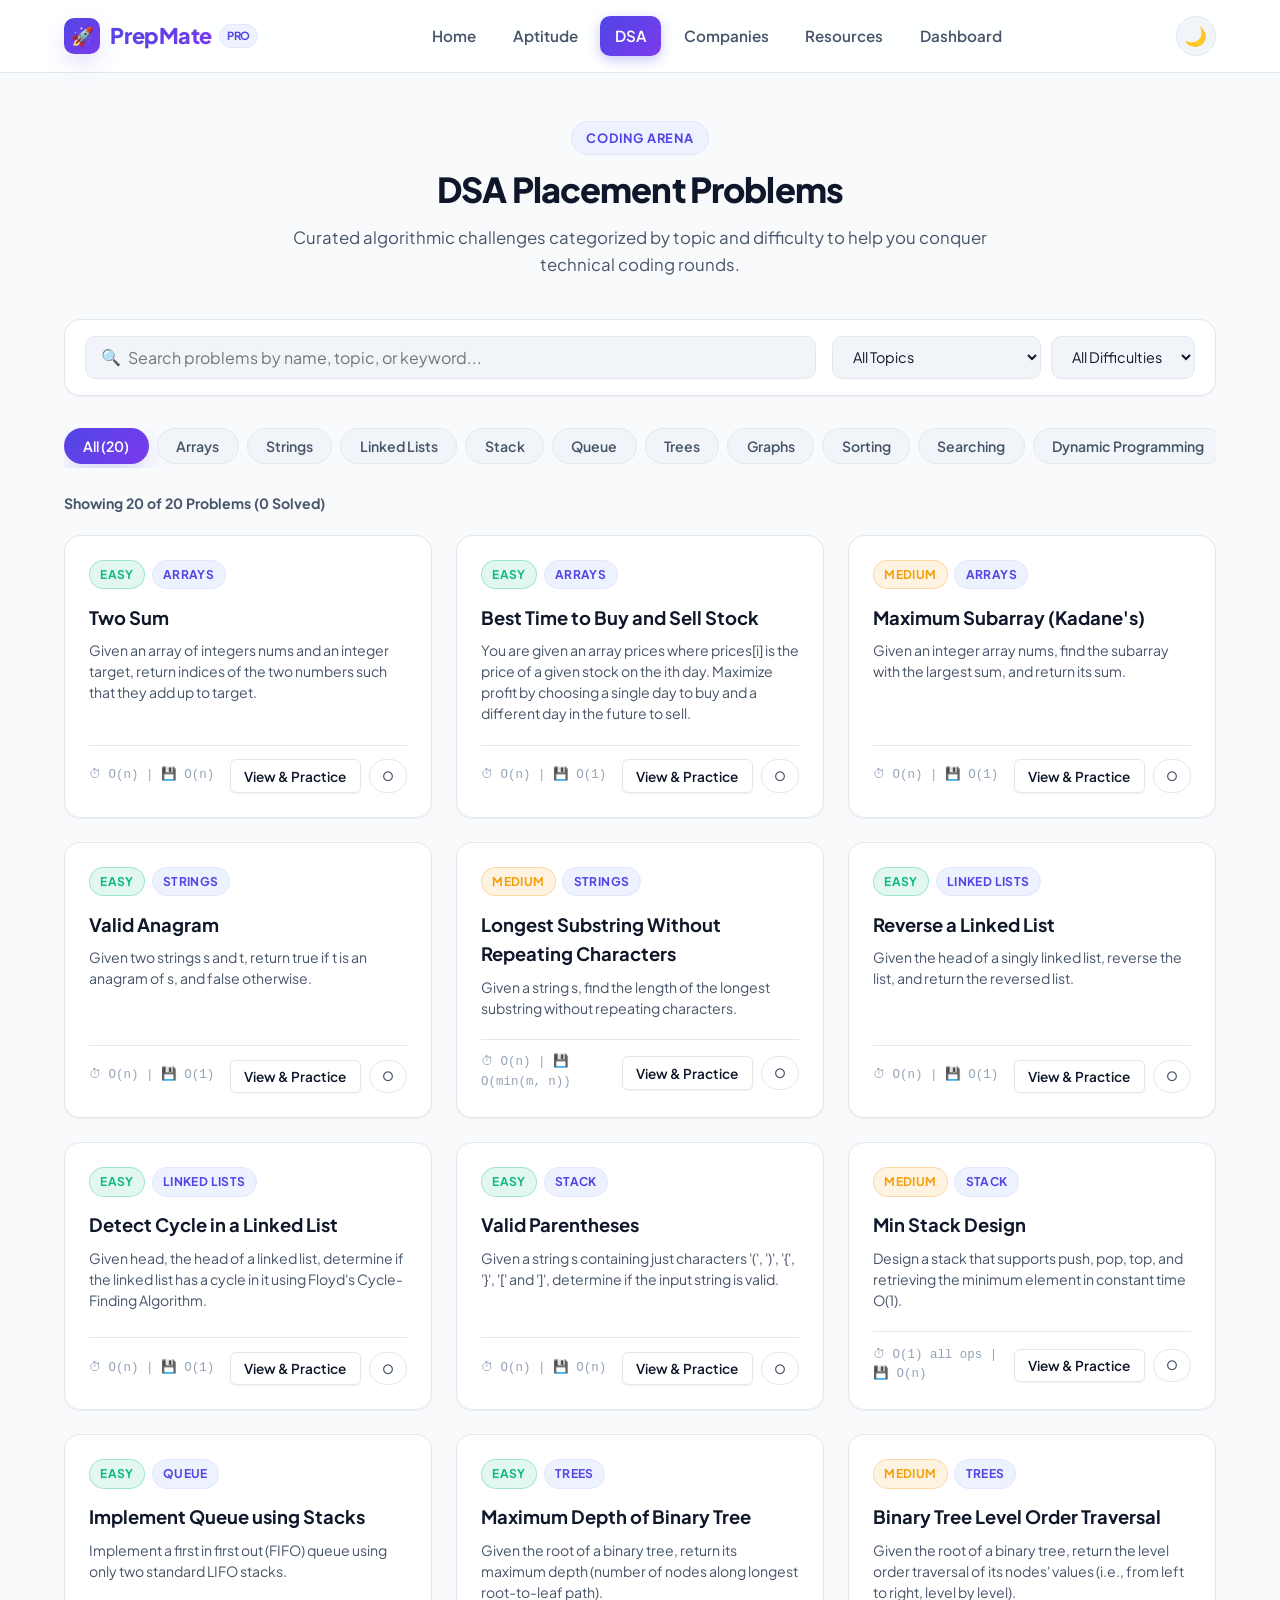
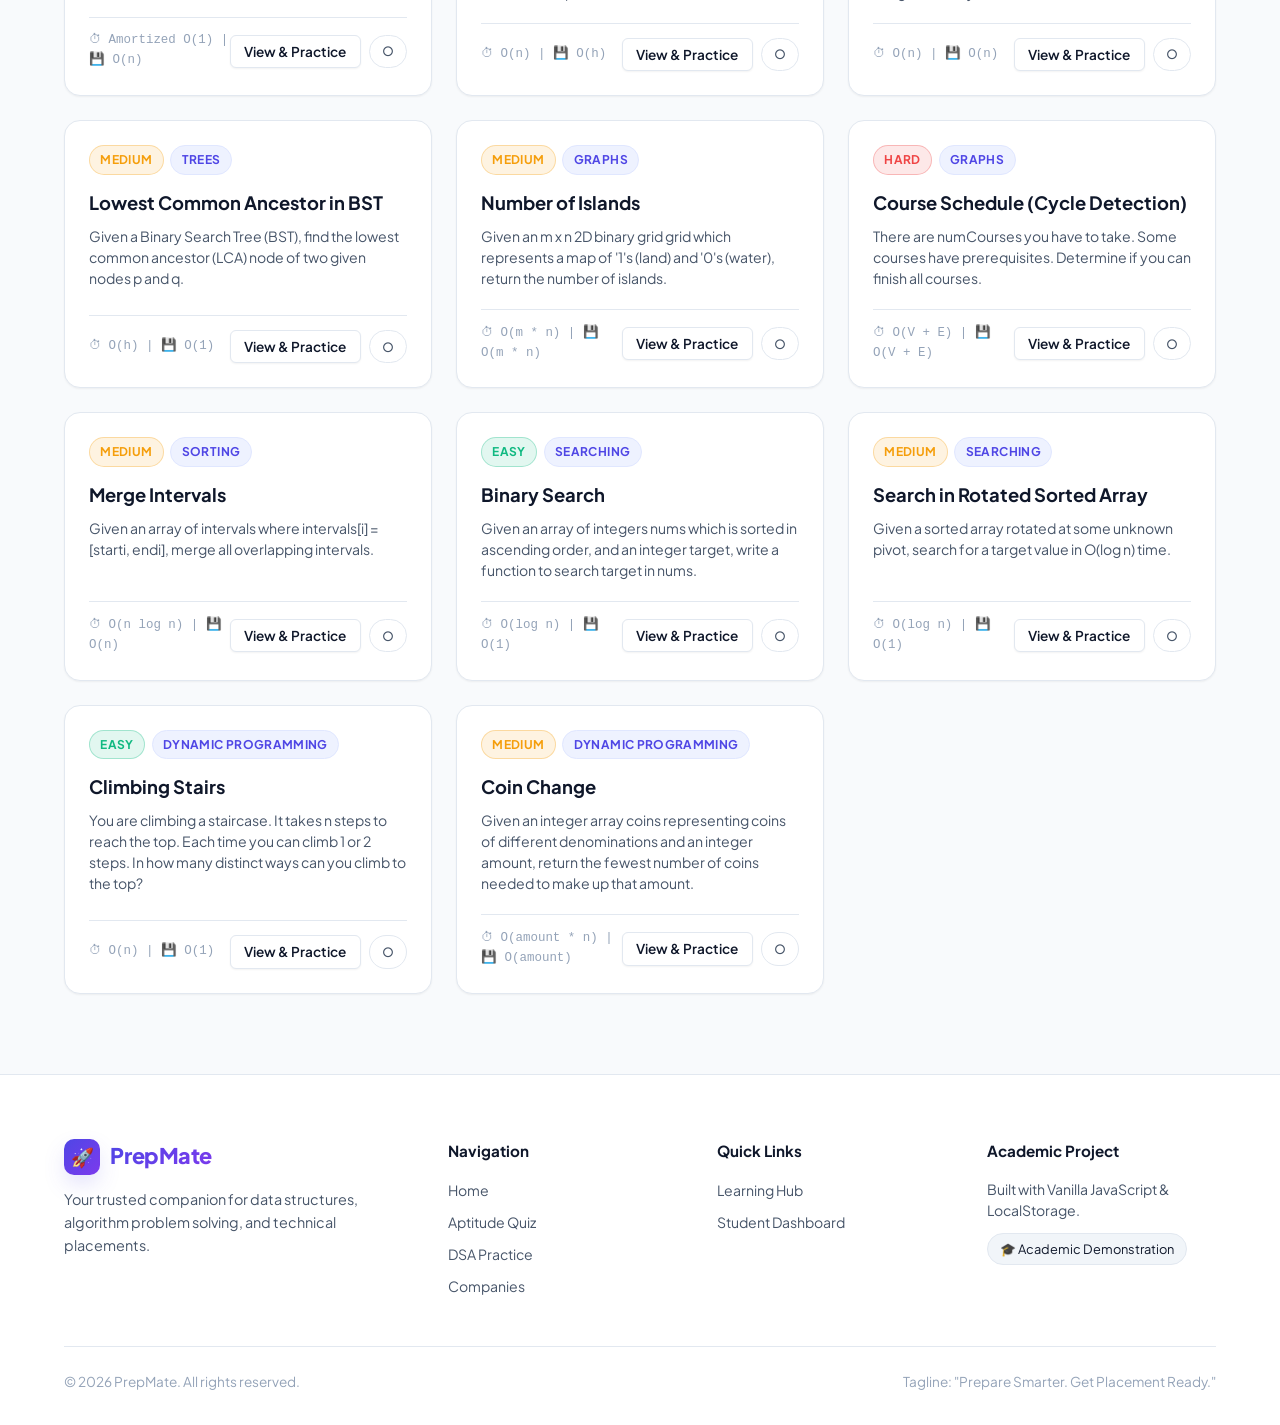
<file: dsa.html>
<!DOCTYPE html>
<html lang="en">
<head>
  <meta charset="UTF-8">
  <meta name="viewport" content="width=device-width, initial-scale=1.0">
  <title>DSA Practice Arena – PrepMate</title>
  <meta name="description" content="Master Data Structures and Algorithms with curated placement interview questions, time complexity analysis, and completion tracking.">
  
  <!-- Google Fonts -->
  <link rel="preconnect" href="https://fonts.googleapis.com">
  <link rel="preconnect" href="https://fonts.gstatic.com" crossorigin>
  <link href="https://fonts.googleapis.com/css2?family=Plus+Jakarta+Sans:wght@400;500;600;700;800;900&display=swap" rel="stylesheet">
  
  <!-- CSS Stylesheet -->
  <link rel="stylesheet" href="css/style.css">
</head>
<body>

  <!-- Site Navigation Header -->
  <header class="site-header">
    <div class="container nav-container">
      <a href="index.html" class="brand-logo" aria-label="PrepMate Home">
        <div class="logo-icon">🚀</div>
        <span class="brand-name">PrepMate</span>
        <span class="brand-badge">PRO</span>
      </a>

      <!-- Desktop & Mobile Nav Menu -->
      <nav class="nav-menu" id="navMenu" aria-label="Main Navigation">
        <a href="index.html" class="nav-link">Home</a>
        <a href="aptitude.html" class="nav-link">Aptitude</a>
        <a href="dsa.html" class="nav-link active">DSA</a>
        <a href="companies.html" class="nav-link">Companies</a>
        <a href="resources.html" class="nav-link">Resources</a>
        <a href="dashboard.html" class="nav-link">Dashboard</a>
      </nav>

      <!-- Nav Actions -->
      <div class="nav-actions">
        <button class="theme-toggle-btn" id="themeToggleBtn" aria-label="Toggle dark/light mode" title="Toggle theme">
          🌙
        </button>
        <button class="mobile-menu-toggle" id="mobileMenuToggle" aria-label="Toggle mobile menu" aria-expanded="false">
          ☰
        </button>
      </div>
    </div>
  </header>

  <!-- Main Content -->
  <main class="main-content dsa-page">
    <div class="container">
      
      <!-- Page Header -->
      <div class="section-header" style="margin-bottom: 2.5rem;">
        <span class="section-pill">Coding Arena</span>
        <h1 class="section-title">DSA Placement Problems</h1>
        <p class="section-subtitle">Curated algorithmic challenges categorized by topic and difficulty to help you conquer technical coding rounds.</p>
      </div>

      <!-- Search & Filters Bar -->
      <div class="filter-bar">
        <div class="search-input-wrapper">
          <span class="search-icon">🔍</span>
          <input type="text" class="search-input" id="dsaSearchInput" placeholder="Search problems by name, topic, or keyword..." aria-label="Search DSA problems">
        </div>

        <div class="filter-group">
          <!-- Topic Selector -->
          <select class="filter-select" id="dsaTopicFilter" aria-label="Filter by Topic">
            <option value="all">All Topics</option>
            <option value="Arrays">Arrays</option>
            <option value="Strings">Strings</option>
            <option value="Linked Lists">Linked Lists</option>
            <option value="Stack">Stack</option>
            <option value="Queue">Queue</option>
            <option value="Trees">Trees</option>
            <option value="Graphs">Graphs</option>
            <option value="Sorting">Sorting</option>
            <option value="Searching">Searching</option>
            <option value="Dynamic Programming">Dynamic Programming</option>
          </select>

          <!-- Difficulty Selector -->
          <select class="filter-select" id="dsaDiffFilter" aria-label="Filter by Difficulty">
            <option value="all">All Difficulties</option>
            <option value="Easy">Easy</option>
            <option value="Medium">Medium</option>
            <option value="Hard">Hard</option>
          </select>
        </div>
      </div>

      <!-- Quick Topic Filter Pills -->
      <div class="pill-tabs" style="margin-bottom: 1.5rem;">
        <button type="button" class="pill-tab dsa-topic-pill active" data-topic="all">All (20)</button>
        <button type="button" class="pill-tab dsa-topic-pill" data-topic="Arrays">Arrays</button>
        <button type="button" class="pill-tab dsa-topic-pill" data-topic="Strings">Strings</button>
        <button type="button" class="pill-tab dsa-topic-pill" data-topic="Linked Lists">Linked Lists</button>
        <button type="button" class="pill-tab dsa-topic-pill" data-topic="Stack">Stack</button>
        <button type="button" class="pill-tab dsa-topic-pill" data-topic="Queue">Queue</button>
        <button type="button" class="pill-tab dsa-topic-pill" data-topic="Trees">Trees</button>
        <button type="button" class="pill-tab dsa-topic-pill" data-topic="Graphs">Graphs</button>
        <button type="button" class="pill-tab dsa-topic-pill" data-topic="Sorting">Sorting</button>
        <button type="button" class="pill-tab dsa-topic-pill" data-topic="Searching">Searching</button>
        <button type="button" class="pill-tab dsa-topic-pill" data-topic="Dynamic Programming">Dynamic Programming</button>
      </div>

      <!-- Result Count Info -->
      <div style="font-size: 0.88rem; font-weight: 700; color: var(--text-secondary); margin-bottom: 1.25rem;" id="dsaResultCount">
        Showing 20 Problems
      </div>

      <!-- DSA Problem Cards Grid -->
      <div class="dsa-grid" id="dsaCardsContainer">
        <!-- Injected dynamically by dsa.js -->
      </div>

    </div>
  </main>

  <!-- Site Footer -->
  <footer class="site-footer">
    <div class="container">
      <div class="footer-grid">
        <div>
          <div class="brand-logo">
            <div class="logo-icon">🚀</div>
            <span class="brand-name">PrepMate</span>
          </div>
          <p class="footer-brand-desc">
            Your trusted companion for data structures, algorithm problem solving, and technical placements.
          </p>
        </div>

        <div>
          <h4 class="footer-col-title">Navigation</h4>
          <div class="footer-links">
            <a href="index.html" class="footer-link">Home</a>
            <a href="aptitude.html" class="footer-link">Aptitude Quiz</a>
            <a href="dsa.html" class="footer-link">DSA Practice</a>
            <a href="companies.html" class="footer-link">Companies</a>
          </div>
        </div>

        <div>
          <h4 class="footer-col-title">Quick Links</h4>
          <div class="footer-links">
            <a href="resources.html" class="footer-link">Learning Hub</a>
            <a href="dashboard.html" class="footer-link">Student Dashboard</a>
          </div>
        </div>

        <div>
          <h4 class="footer-col-title">Academic Project</h4>
          <p style="font-size: 0.88rem; color: var(--text-secondary); line-height: 1.5; margin-bottom: 0.75rem;">
            Built with Vanilla JavaScript & LocalStorage.
          </p>
          <div class="footer-academic-badge">
            🎓 Academic Demonstration
          </div>
        </div>
      </div>

      <div class="footer-bottom">
        <div>© 2026 PrepMate. All rights reserved.</div>
        <div>Tagline: "Prepare Smarter. Get Placement Ready."</div>
      </div>
    </div>
  </footer>

  <!-- Scripts -->
  <script src="js/data.js"></script>
  <script src="js/main.js"></script>
  <script src="js/dsa.js"></script>
</body>
</html>
</file>
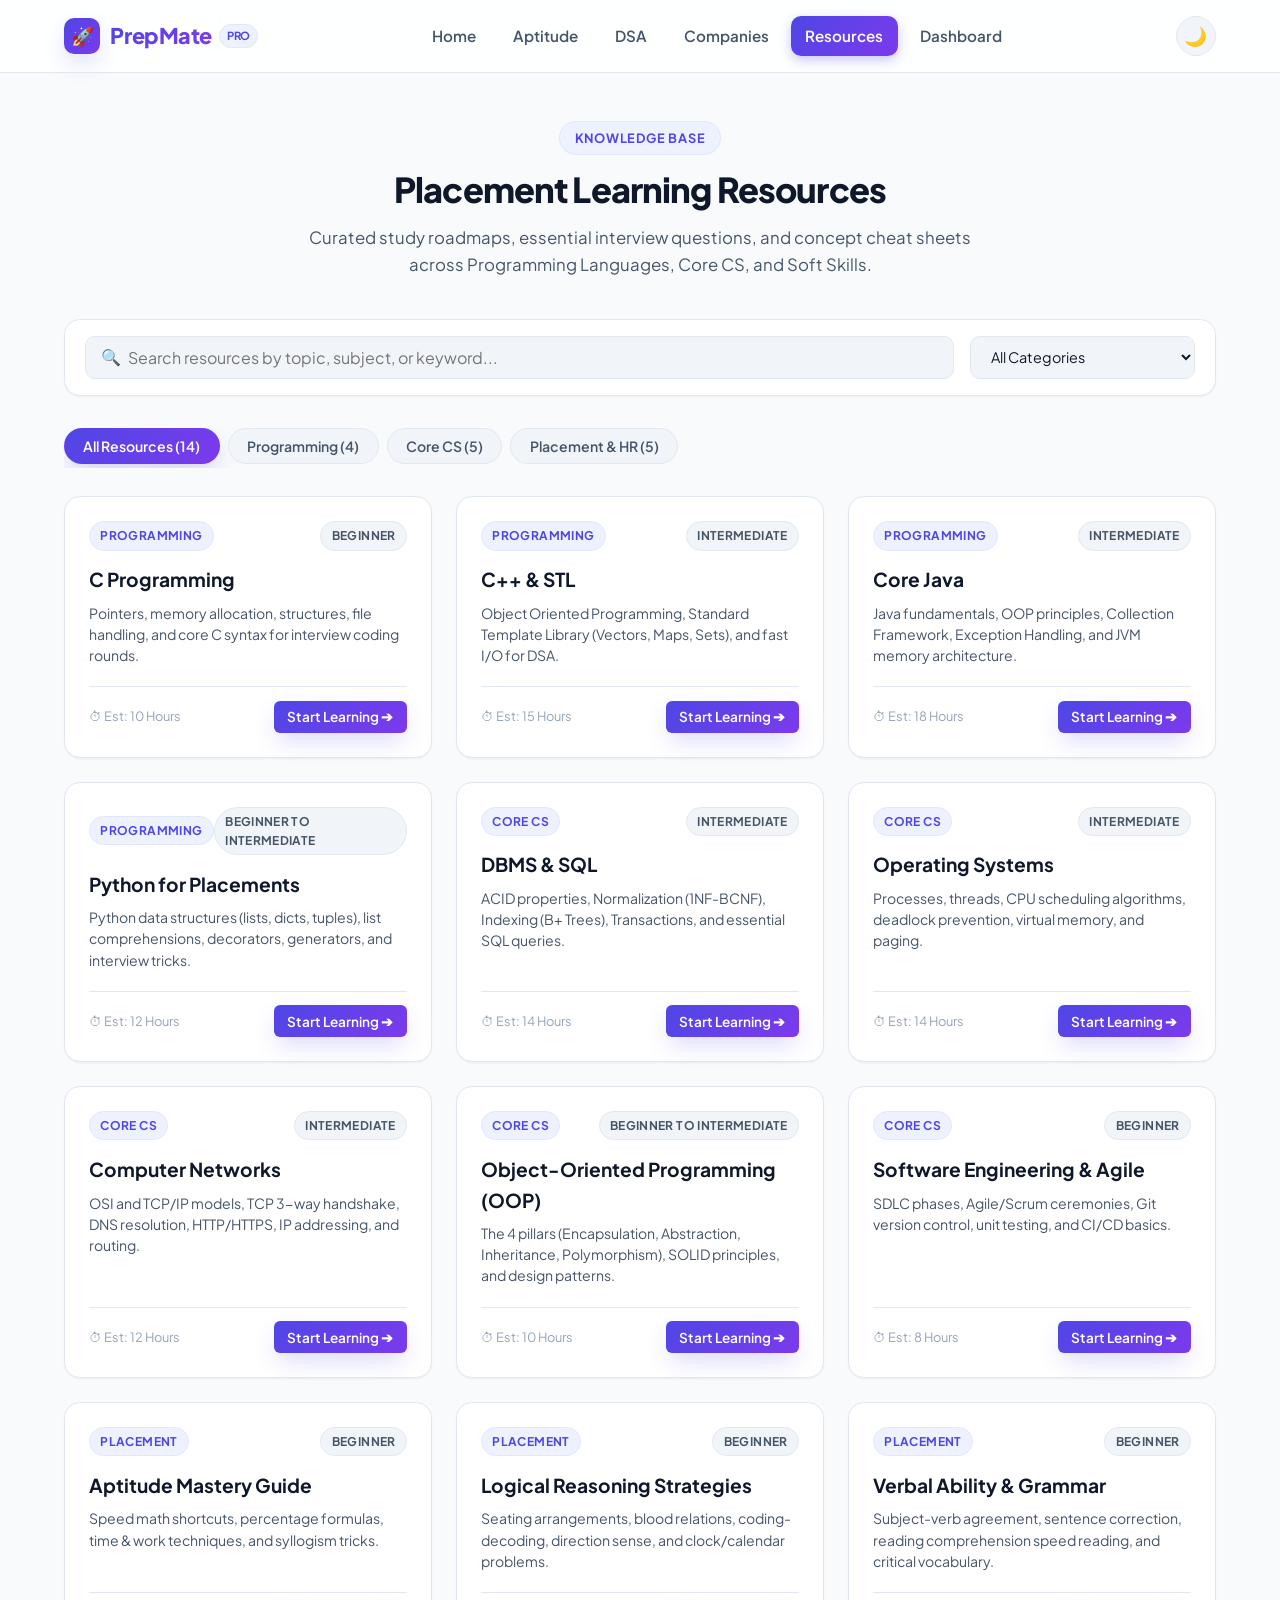
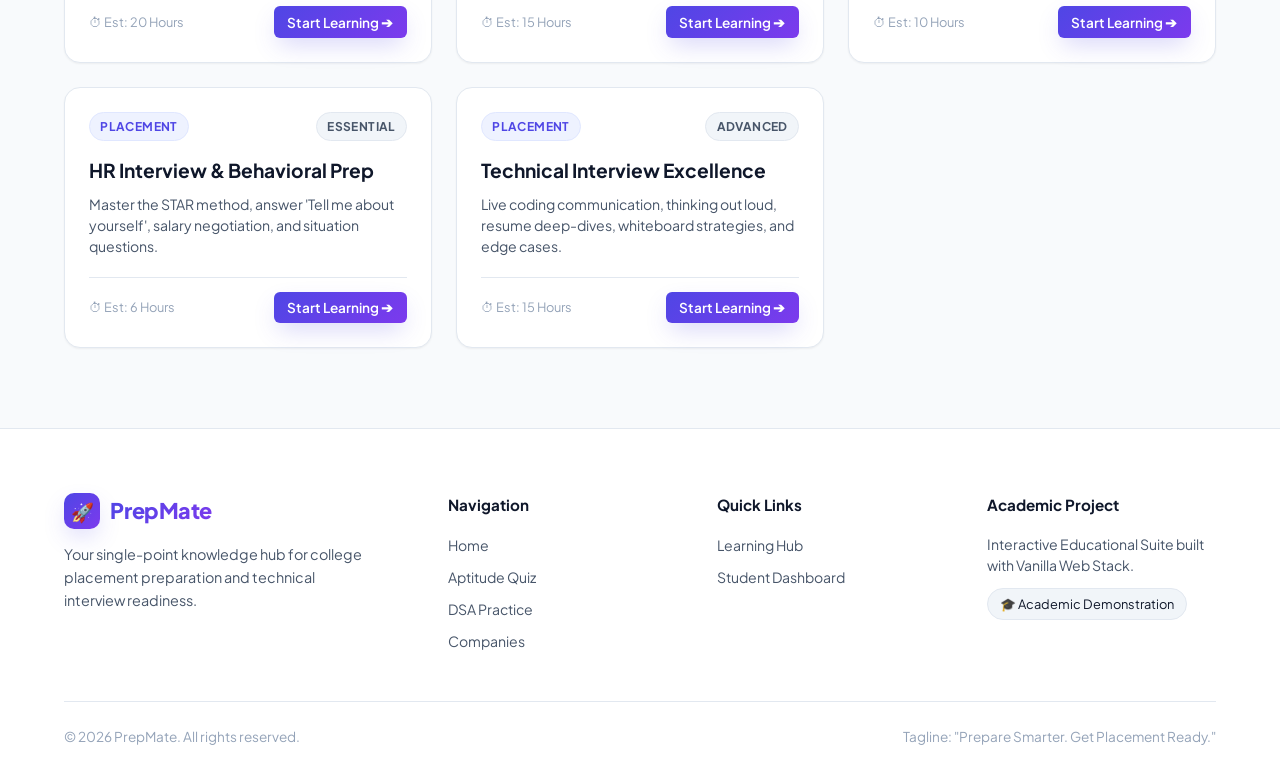
<file: resources.html>
<!DOCTYPE html>
<html lang="en">
<head>
  <meta charset="UTF-8">
  <meta name="viewport" content="width=device-width, initial-scale=1.0">
  <title>Learning Resources & Roadmaps – PrepMate</title>
  <meta name="description" content="Comprehensive interview cheat sheets, Core CS revision notes, and programming language guides for campus placement readiness.">
  
  <!-- Google Fonts -->
  <link rel="preconnect" href="https://fonts.googleapis.com">
  <link rel="preconnect" href="https://fonts.gstatic.com" crossorigin>
  <link href="https://fonts.googleapis.com/css2?family=Plus+Jakarta+Sans:wght@400;500;600;700;800;900&display=swap" rel="stylesheet">
  
  <!-- CSS Stylesheet -->
  <link rel="stylesheet" href="css/style.css">
</head>
<body>

  <!-- Site Navigation Header -->
  <header class="site-header">
    <div class="container nav-container">
      <a href="index.html" class="brand-logo" aria-label="PrepMate Home">
        <div class="logo-icon">🚀</div>
        <span class="brand-name">PrepMate</span>
        <span class="brand-badge">PRO</span>
      </a>

      <!-- Desktop & Mobile Nav Menu -->
      <nav class="nav-menu" id="navMenu" aria-label="Main Navigation">
        <a href="index.html" class="nav-link">Home</a>
        <a href="aptitude.html" class="nav-link">Aptitude</a>
        <a href="dsa.html" class="nav-link">DSA</a>
        <a href="companies.html" class="nav-link">Companies</a>
        <a href="resources.html" class="nav-link active">Resources</a>
        <a href="dashboard.html" class="nav-link">Dashboard</a>
      </nav>

      <!-- Nav Actions -->
      <div class="nav-actions">
        <button class="theme-toggle-btn" id="themeToggleBtn" aria-label="Toggle dark/light mode" title="Toggle theme">
          🌙
        </button>
        <button class="mobile-menu-toggle" id="mobileMenuToggle" aria-label="Toggle mobile menu" aria-expanded="false">
          ☰
        </button>
      </div>
    </div>
  </header>

  <!-- Main Content -->
  <main class="main-content resources-page">
    <div class="container">
      
      <!-- Page Header -->
      <div class="section-header" style="margin-bottom: 2.5rem;">
        <span class="section-pill">Knowledge Base</span>
        <h1 class="section-title">Placement Learning Resources</h1>
        <p class="section-subtitle">Curated study roadmaps, essential interview questions, and concept cheat sheets across Programming Languages, Core CS, and Soft Skills.</p>
      </div>

      <!-- Search & Filters Bar -->
      <div class="filter-bar">
        <div class="search-input-wrapper">
          <span class="search-icon">🔍</span>
          <input type="text" class="search-input" id="resourceSearchInput" placeholder="Search resources by topic, subject, or keyword..." aria-label="Search resources">
        </div>

        <div class="filter-group">
          <select class="filter-select" id="resourceCategorySelect" aria-label="Filter by Category">
            <option value="all">All Categories</option>
            <option value="Programming">Programming Languages</option>
            <option value="Core CS">Core CS Subjects</option>
            <option value="Placement">Placement & Interview</option>
          </select>
        </div>
      </div>

      <!-- Category Filter Pills -->
      <div class="pill-tabs" style="margin-bottom: 1.75rem;">
        <button type="button" class="pill-tab res-pill active" data-cat="all">All Resources (14)</button>
        <button type="button" class="pill-tab res-pill" data-cat="Programming">Programming (4)</button>
        <button type="button" class="pill-tab res-pill" data-cat="Core CS">Core CS (5)</button>
        <button type="button" class="pill-tab res-pill" data-cat="Placement">Placement & HR (5)</button>
      </div>

      <!-- Resources Grid -->
      <div class="resources-grid" id="resourcesGridContainer">
        <!-- Injected dynamically via script -->
      </div>

    </div>
  </main>

  <!-- Site Footer -->
  <footer class="site-footer">
    <div class="container">
      <div class="footer-grid">
        <div>
          <div class="brand-logo">
            <div class="logo-icon">🚀</div>
            <span class="brand-name">PrepMate</span>
          </div>
          <p class="footer-brand-desc">
            Your single-point knowledge hub for college placement preparation and technical interview readiness.
          </p>
        </div>

        <div>
          <h4 class="footer-col-title">Navigation</h4>
          <div class="footer-links">
            <a href="index.html" class="footer-link">Home</a>
            <a href="aptitude.html" class="footer-link">Aptitude Quiz</a>
            <a href="dsa.html" class="footer-link">DSA Practice</a>
            <a href="companies.html" class="footer-link">Companies</a>
          </div>
        </div>

        <div>
          <h4 class="footer-col-title">Quick Links</h4>
          <div class="footer-links">
            <a href="resources.html" class="footer-link">Learning Hub</a>
            <a href="dashboard.html" class="footer-link">Student Dashboard</a>
          </div>
        </div>

        <div>
          <h4 class="footer-col-title">Academic Project</h4>
          <p style="font-size: 0.88rem; color: var(--text-secondary); line-height: 1.5; margin-bottom: 0.75rem;">
            Interactive Educational Suite built with Vanilla Web Stack.
          </p>
          <div class="footer-academic-badge">
            🎓 Academic Demonstration
          </div>
        </div>
      </div>

      <div class="footer-bottom">
        <div>© 2026 PrepMate. All rights reserved.</div>
        <div>Tagline: "Prepare Smarter. Get Placement Ready."</div>
      </div>
    </div>
  </footer>

  <!-- Scripts -->
  <script src="js/data.js"></script>
  <script src="js/main.js"></script>
  <script>
    document.addEventListener('DOMContentLoaded', () => {
      let currentCategory = 'all';
      let searchQuery = '';

      const searchInput = document.getElementById('resourceSearchInput');
      const selectFilter = document.getElementById('resourceCategorySelect');
      const pills = document.querySelectorAll('.res-pill');

      function renderResources() {
        const container = document.getElementById('resourcesGridContainer');
        if (!container || !window.PREP_DATA || !PREP_DATA.resources) return;

        const filtered = PREP_DATA.resources.filter(res => {
          const matchCat = currentCategory === 'all' || res.category === currentCategory;
          const matchQuery = searchQuery === '' ||
            res.topic.toLowerCase().includes(searchQuery) ||
            res.category.toLowerCase().includes(searchQuery) ||
            res.description.toLowerCase().includes(searchQuery);
          return matchCat && matchQuery;
        });

        if (filtered.length === 0) {
          container.innerHTML = `
            <div style="grid-column: 1 / -1; text-align: center; padding: 3rem; color: var(--text-muted);">
              <h3>No learning resources found</h3>
              <p>Try searching for other subjects or changing the filter.</p>
            </div>
          `;
          return;
        }

        container.innerHTML = '';
        filtered.forEach(res => {
          const card = document.createElement('div');
          card.className = 'card resource-card card-interactive';

          card.innerHTML = `
            <div class="resource-header">
              <span class="badge badge-primary">${res.category}</span>
              <span class="badge" style="background: var(--bg-surface-alt); border: 1px solid var(--border-color); color: var(--text-secondary);">${res.difficulty}</span>
            </div>

            <h3 class="resource-title">${res.topic}</h3>
            <p class="resource-desc">${res.description}</p>

            <div class="resource-meta">
              <span>⏱ Est: ${res.duration}</span>
              <button type="button" class="btn btn-primary btn-sm" onclick="openResourceModal('${res.id}')">
                Start Learning ➔
              </button>
            </div>
          `;

          container.appendChild(card);
        });
      }

      if (searchInput) {
        searchInput.addEventListener('input', (e) => {
          searchQuery = e.target.value.toLowerCase().trim();
          renderResources();
        });
      }

      if (selectFilter) {
        selectFilter.addEventListener('change', (e) => {
          currentCategory = e.target.value;
          pills.forEach(p => {
            if (p.getAttribute('data-cat') === currentCategory) p.classList.add('active');
            else p.classList.remove('active');
          });
          renderResources();
        });
      }

      pills.forEach(btn => {
        btn.addEventListener('click', () => {
          pills.forEach(b => b.classList.remove('active'));
          btn.classList.add('active');
          currentCategory = btn.getAttribute('data-cat');
          if (selectFilter) selectFilter.value = currentCategory;
          renderResources();
        });
      });

      window.openResourceModal = function(resId) {
        const res = PREP_DATA.resources.find(r => r.id === resId);
        if (!res) return;

        // Log study activity
        logActivity(`Studied Resource: ${res.topic} (${res.category})`);

        const conceptsHtml = res.keyConcepts.map(c => `
          <li style="display: flex; gap: 0.5rem; align-items: flex-start; margin-bottom: 0.5rem;">
            <span style="color: var(--primary-600); font-weight: bold;">•</span>
            <span>${c}</span>
          </li>
        `).join('');

        const questionsHtml = res.interviewQuestions.map((q, idx) => `
          <div style="background: var(--bg-surface-alt); padding: 0.75rem 1rem; border-radius: var(--radius-sm); margin-bottom: 0.5rem; border: 1px solid var(--border-color); font-size: 0.9rem;">
            <strong>Q${idx + 1}:</strong> ${q}
          </div>
        `).join('');

        const modalHtml = `
          <p style="margin-bottom: 1rem; font-size: 1rem; color: var(--text-secondary);">${res.description}</p>
          
          <div style="display: flex; gap: 0.5rem; margin-bottom: 1.25rem;">
            <span class="badge badge-primary">${res.category}</span>
            <span class="badge badge-easy">Level: ${res.difficulty}</span>
            <span class="badge" style="background: var(--bg-surface-alt); border: 1px solid var(--border-color); color: var(--text-secondary);">Duration: ${res.duration}</span>
          </div>

          <div class="modal-section-title">📌 Must-Know Key Concepts</div>
          <ul style="margin-bottom: 1.25rem; color: var(--text-primary); font-size: 0.95rem;">
            ${conceptsHtml}
          </ul>

          <div class="modal-section-title">🎯 Top Interview Questions Asked in Placements</div>
          <div>
            ${questionsHtml}
          </div>

          <div style="margin-top: 1.5rem; display: flex; justify-content: space-between; align-items: center; border-top: 1px solid var(--border-color); padding-top: 1rem;">
            <span style="font-size: 0.85rem; color: var(--success); font-weight: 700;">✓ Logged to your study activity</span>
            <button type="button" class="btn btn-secondary" onclick="closeModal()">Close Guide</button>
          </div>
        `;

        openModal(`${res.topic} – Learning Guide & Cheatsheet`, modalHtml);
      };

      // Initial render
      renderResources();
    });
  </script>
</body>
</html>
</file>
<file: css/style.css>
/* ==========================================================================
   PREPMATE - STYLE SYSTEM
   Modern, student-focused, responsive, accessible, dark/light theme
   ========================================================================== */

/* --- CSS Variables / Design Tokens --- */
:root {
  /* Colors - Light Theme */
  --bg-primary: #f8fafc;
  --bg-surface: #ffffff;
  --bg-surface-alt: #f1f5f9;
  --bg-glass: rgba(255, 255, 255, 0.85);
  --border-color: #e2e8f0;
  --border-hover: #cbd5e1;

  --text-primary: #0f172a;
  --text-secondary: #475569;
  --text-muted: #94a3b8;
  --text-inverse: #ffffff;

  /* Brand Accents */
  --primary-50: #eef2ff;
  --primary-100: #e0e7ff;
  --primary-500: #6366f1;
  --primary-600: #4f46e5;
  --primary-700: #4338ca;
  --primary-gradient: linear-gradient(135deg, #4f46e5 0%, #7c3aed 100%);
  --primary-glow: rgba(79, 70, 229, 0.25);

  --accent-cyan: #06b6d4;
  --accent-pink: #ec4899;
  --accent-amber: #f59e0b;

  /* Functional Colors */
  --success: #10b981;
  --success-bg: #ecfdf5;
  --success-border: #a7f3d0;
  --warning: #f59e0b;
  --warning-bg: #fffbeb;
  --warning-border: #fde68a;
  --danger: #ef4444;
  --danger-bg: #fef2f2;
  --danger-border: #fecaca;
  --info: #3b82f6;
  --info-bg: #eff6ff;
  --info-border: #bfdbfe;

  /* Difficulties */
  --diff-easy: #10b981;
  --diff-easy-bg: rgba(16, 185, 129, 0.12);
  --diff-medium: #f59e0b;
  --diff-medium-bg: rgba(245, 158, 11, 0.12);
  --diff-hard: #ef4444;
  --diff-hard-bg: rgba(239, 68, 68, 0.12);

  /* Elevation Shadows */
  --shadow-sm: 0 1px 2px 0 rgba(0, 0, 0, 0.05);
  --shadow-md: 0 4px 6px -1px rgba(0, 0, 0, 0.08), 0 2px 4px -2px rgba(0, 0, 0, 0.05);
  --shadow-lg: 0 10px 15px -3px rgba(0, 0, 0, 0.08), 0 4px 6px -4px rgba(0, 0, 0, 0.04);
  --shadow-xl: 0 20px 25px -5px rgba(0, 0, 0, 0.1), 0 8px 10px -6px rgba(0, 0, 0, 0.04);
  --shadow-colored: 0 10px 25px -5px rgba(79, 70, 229, 0.25);

  /* Radius */
  --radius-sm: 6px;
  --radius-md: 10px;
  --radius-lg: 16px;
  --radius-xl: 24px;
  --radius-full: 9999px;

  /* Typography */
  --font-sans: 'Plus Jakarta Sans', 'Inter', -apple-system, BlinkMacSystemFont, 'Segoe UI', Roboto, sans-serif;
  --font-mono: 'JetBrains Mono', 'Fira Code', 'Courier New', monospace;

  /* Transitions */
  --transition-fast: 0.15s ease;
  --transition-normal: 0.25s ease;
  --transition-smooth: 0.35s cubic-bezier(0.4, 0, 0.2, 1);
}

/* --- Dark Theme Overrides --- */
[data-theme="dark"] {
  --bg-primary: #0b0f19;
  --bg-surface: #111827;
  --bg-surface-alt: #1f2937;
  --bg-glass: rgba(17, 24, 39, 0.85);
  --border-color: #2e384d;
  --border-hover: #475569;

  --text-primary: #f8fafc;
  --text-secondary: #cbd5e1;
  --text-muted: #64748b;
  --text-inverse: #0f172a;

  --primary-50: #1e1b4b;
  --primary-100: #312e81;
  --primary-500: #818cf8;
  --primary-600: #6366f1;
  --primary-700: #4f46e5;
  --primary-glow: rgba(99, 102, 241, 0.3);

  --success-bg: rgba(16, 185, 129, 0.15);
  --success-border: rgba(16, 185, 129, 0.3);
  --warning-bg: rgba(245, 158, 11, 0.15);
  --warning-border: rgba(245, 158, 11, 0.3);
  --danger-bg: rgba(239, 68, 68, 0.15);
  --danger-border: rgba(239, 68, 68, 0.3);
  --info-bg: rgba(59, 130, 246, 0.15);
  --info-border: rgba(59, 130, 246, 0.3);

  --shadow-sm: 0 1px 2px 0 rgba(0, 0, 0, 0.3);
  --shadow-md: 0 4px 6px -1px rgba(0, 0, 0, 0.4);
  --shadow-lg: 0 10px 15px -3px rgba(0, 0, 0, 0.5);
  --shadow-xl: 0 20px 25px -5px rgba(0, 0, 0, 0.6);
  --shadow-colored: 0 10px 30px -5px rgba(99, 102, 241, 0.35);
}

/* --- Base Reset & Global Styles --- */
*, *::before, *::after {
  box-sizing: border-box;
  margin: 0;
  padding: 0;
}

html {
  font-size: 16px;
  scroll-behavior: smooth;
}

body {
  font-family: var(--font-sans);
  background-color: var(--bg-primary);
  color: var(--text-primary);
  line-height: 1.6;
  min-height: 100vh;
  display: flex;
  flex-direction: column;
  transition: background-color var(--transition-normal), color var(--transition-normal);
  overflow-x: hidden;
}

img, svg {
  display: block;
  max-width: 100%;
}

a {
  color: inherit;
  text-decoration: none;
  transition: color var(--transition-fast);
}

button, input, select, textarea {
  font-family: inherit;
  font-size: inherit;
}

button {
  cursor: pointer;
  border: none;
  background: none;
}

ul, ol {
  list-style: none;
}

/* --- Layout Container --- */
.container {
  width: 100%;
  max-width: 1200px;
  margin-left: auto;
  margin-right: auto;
  padding-left: 1.5rem;
  padding-right: 1.5rem;
}

.main-content {
  flex: 1;
}

/* ==========================================================================
   NAVIGATION BAR
   ========================================================================== */
.site-header {
  position: sticky;
  top: 0;
  z-index: 100;
  background: var(--bg-glass);
  backdrop-filter: blur(12px);
  -webkit-backdrop-filter: blur(12px);
  border-bottom: 1px solid var(--border-color);
  transition: background-color var(--transition-normal), border-color var(--transition-normal);
}

.nav-container {
  display: flex;
  align-items: center;
  justify-content: space-between;
  height: 72px;
}

/* Brand Logo */
.brand-logo {
  display: flex;
  align-items: center;
  gap: 0.65rem;
  font-size: 1.35rem;
  font-weight: 800;
  letter-spacing: -0.02em;
  color: var(--text-primary);
}

.logo-icon {
  width: 36px;
  height: 36px;
  border-radius: var(--radius-md);
  background: var(--primary-gradient);
  display: flex;
  align-items: center;
  justify-content: center;
  color: #ffffff;
  font-size: 1.15rem;
  box-shadow: var(--shadow-colored);
}

.brand-name {
  background: var(--primary-gradient);
  -webkit-background-clip: text;
  -webkit-text-fill-color: transparent;
}

.brand-badge {
  font-size: 0.7rem;
  font-weight: 700;
  text-transform: uppercase;
  padding: 0.15rem 0.45rem;
  background: var(--primary-50);
  color: var(--primary-600);
  border-radius: var(--radius-full);
  margin-left: -0.2rem;
  border: 1px solid var(--primary-100);
}

[data-theme="dark"] .brand-badge {
  color: var(--primary-500);
}

/* Nav Menu Links */
.nav-menu {
  display: flex;
  align-items: center;
  gap: 0.5rem;
}

.nav-link {
  font-weight: 600;
  font-size: 0.95rem;
  color: var(--text-secondary);
  padding: 0.5rem 0.9rem;
  border-radius: var(--radius-md);
  transition: all var(--transition-fast);
  display: flex;
  align-items: center;
  gap: 0.4rem;
}

.nav-link:hover {
  color: var(--primary-600);
  background-color: var(--primary-50);
}

[data-theme="dark"] .nav-link:hover {
  color: var(--primary-500);
}

.nav-link.active {
  color: #ffffff;
  background: var(--primary-gradient);
  box-shadow: 0 4px 12px rgba(79, 70, 229, 0.3);
}

.nav-actions {
  display: flex;
  align-items: center;
  gap: 0.75rem;
}

/* Theme Switcher Button */
.theme-toggle-btn {
  width: 40px;
  height: 40px;
  border-radius: var(--radius-full);
  background: var(--bg-surface-alt);
  border: 1px solid var(--border-color);
  color: var(--text-secondary);
  display: flex;
  align-items: center;
  justify-content: center;
  font-size: 1.15rem;
  transition: all var(--transition-fast);
}

.theme-toggle-btn:hover {
  color: var(--primary-600);
  border-color: var(--primary-500);
  transform: rotate(15deg);
}

/* Mobile Hamburger */
.mobile-menu-toggle {
  display: none;
  width: 40px;
  height: 40px;
  border-radius: var(--radius-md);
  background: var(--bg-surface-alt);
  border: 1px solid var(--border-color);
  color: var(--text-primary);
  align-items: center;
  justify-content: center;
  font-size: 1.25rem;
}

/* ==========================================================================
   COMMON COMPONENTS & UI ELEMENTS
   ========================================================================== */

/* Buttons */
.btn {
  display: inline-flex;
  align-items: center;
  justify-content: center;
  gap: 0.5rem;
  font-weight: 600;
  font-size: 0.95rem;
  padding: 0.65rem 1.4rem;
  border-radius: var(--radius-md);
  transition: all var(--transition-normal);
  line-height: 1.4;
  white-space: nowrap;
}

.btn-primary {
  background: var(--primary-gradient);
  color: #ffffff;
  box-shadow: var(--shadow-colored);
}

.btn-primary:hover {
  transform: translateY(-2px);
  box-shadow: 0 12px 25px -4px rgba(79, 70, 229, 0.45);
}

.btn-secondary {
  background: var(--bg-surface);
  color: var(--text-primary);
  border: 1px solid var(--border-color);
  box-shadow: var(--shadow-sm);
}

.btn-secondary:hover {
  background: var(--bg-surface-alt);
  border-color: var(--border-hover);
  transform: translateY(-2px);
}

.btn-outline {
  background: transparent;
  color: var(--primary-600);
  border: 1.5px solid var(--primary-600);
}

[data-theme="dark"] .btn-outline {
  color: var(--primary-500);
  border-color: var(--primary-500);
}

.btn-outline:hover {
  background: var(--primary-50);
}

.btn-danger {
  background: var(--danger);
  color: #ffffff;
}

.btn-danger:hover {
  background: #dc2626;
  transform: translateY(-2px);
}

.btn-sm {
  padding: 0.4rem 0.85rem;
  font-size: 0.85rem;
  border-radius: var(--radius-sm);
}

.btn-lg {
  padding: 0.85rem 1.8rem;
  font-size: 1.05rem;
  border-radius: var(--radius-lg);
}

/* Badges & Tags */
.badge {
  display: inline-flex;
  align-items: center;
  gap: 0.35rem;
  font-size: 0.75rem;
  font-weight: 700;
  text-transform: uppercase;
  letter-spacing: 0.03em;
  padding: 0.25rem 0.65rem;
  border-radius: var(--radius-full);
}

.badge-easy {
  background: var(--diff-easy-bg);
  color: var(--diff-easy);
  border: 1px solid rgba(16, 185, 129, 0.3);
}

.badge-medium {
  background: var(--diff-medium-bg);
  color: var(--diff-medium);
  border: 1px solid rgba(245, 158, 11, 0.3);
}

.badge-hard {
  background: var(--diff-hard-bg);
  color: var(--diff-hard);
  border: 1px solid rgba(239, 68, 68, 0.3);
}

.badge-primary {
  background: var(--primary-50);
  color: var(--primary-600);
  border: 1px solid var(--primary-100);
}

[data-theme="dark"] .badge-primary {
  color: var(--primary-500);
}

.badge-success {
  background: var(--success-bg);
  color: var(--success);
  border: 1px solid var(--success-border);
}

/* Cards */
.card {
  background: var(--bg-surface);
  border: 1px solid var(--border-color);
  border-radius: var(--radius-lg);
  padding: 1.5rem;
  box-shadow: var(--shadow-sm);
  transition: all var(--transition-normal);
}

.card:hover {
  border-color: var(--border-hover);
  box-shadow: var(--shadow-lg);
}

.card-interactive:hover {
  transform: translateY(-4px);
  border-color: var(--primary-500);
}

/* Section Headers */
.section-header {
  text-align: center;
  max-width: 700px;
  margin: 0 auto 3rem auto;
}

.section-pill {
  display: inline-block;
  font-size: 0.8rem;
  font-weight: 700;
  text-transform: uppercase;
  letter-spacing: 0.06em;
  color: var(--primary-600);
  background: var(--primary-50);
  padding: 0.35rem 0.9rem;
  border-radius: var(--radius-full);
  margin-bottom: 0.85rem;
  border: 1px solid var(--primary-100);
}

[data-theme="dark"] .section-pill {
  color: var(--primary-500);
}

.section-title {
  font-size: 2.15rem;
  font-weight: 800;
  letter-spacing: -0.025em;
  color: var(--text-primary);
  margin-bottom: 0.85rem;
  line-height: 1.25;
}

.section-subtitle {
  font-size: 1.05rem;
  color: var(--text-secondary);
  line-height: 1.6;
}

/* Search & Filter Bar */
.filter-bar {
  background: var(--bg-surface);
  border: 1px solid var(--border-color);
  border-radius: var(--radius-lg);
  padding: 1rem 1.25rem;
  margin-bottom: 2rem;
  box-shadow: var(--shadow-sm);
  display: flex;
  flex-wrap: wrap;
  align-items: center;
  justify-content: space-between;
  gap: 1rem;
}

.search-input-wrapper {
  position: relative;
  flex: 1;
  min-width: 240px;
}

.search-input-wrapper .search-icon {
  position: absolute;
  left: 1rem;
  top: 50%;
  transform: translateY(-50%);
  color: var(--text-muted);
  font-size: 1rem;
  pointer-events: none;
}

.search-input {
  width: 100%;
  padding: 0.65rem 1rem 0.65rem 2.6rem;
  background: var(--bg-surface-alt);
  border: 1px solid var(--border-color);
  border-radius: var(--radius-md);
  color: var(--text-primary);
  outline: none;
  transition: all var(--transition-fast);
}

.search-input:focus {
  border-color: var(--primary-500);
  background: var(--bg-surface);
  box-shadow: 0 0 0 3px var(--primary-glow);
}

.filter-group {
  display: flex;
  align-items: center;
  gap: 0.65rem;
  flex-wrap: wrap;
}

.filter-select {
  padding: 0.65rem 1rem;
  background: var(--bg-surface-alt);
  border: 1px solid var(--border-color);
  border-radius: var(--radius-md);
  color: var(--text-primary);
  outline: none;
  font-size: 0.9rem;
  cursor: pointer;
  transition: all var(--transition-fast);
}

.filter-select:focus {
  border-color: var(--primary-500);
}

/* Category Filter Pills */
.pill-tabs {
  display: flex;
  gap: 0.5rem;
  overflow-x: auto;
  padding-bottom: 0.25rem;
  scrollbar-width: thin;
}

.pill-tab {
  padding: 0.5rem 1.15rem;
  border-radius: var(--radius-full);
  background: var(--bg-surface-alt);
  color: var(--text-secondary);
  font-size: 0.88rem;
  font-weight: 600;
  border: 1px solid var(--border-color);
  white-space: nowrap;
  transition: all var(--transition-fast);
}

.pill-tab:hover {
  color: var(--primary-600);
  background: var(--primary-50);
}

.pill-tab.active {
  background: var(--primary-gradient);
  color: #ffffff;
  border-color: transparent;
  box-shadow: var(--shadow-colored);
}

/* Progress Bar */
.progress-container {
  width: 100%;
  height: 8px;
  background: var(--bg-surface-alt);
  border-radius: var(--radius-full);
  overflow: hidden;
  position: relative;
}

.progress-bar-fill {
  height: 100%;
  background: var(--primary-gradient);
  border-radius: var(--radius-full);
  transition: width var(--transition-smooth);
}

/* ==========================================================================
   PAGE: HOME / INDEX
   ========================================================================== */
.hero-section {
  padding: 5rem 0 4rem 0;
  position: relative;
  overflow: hidden;
}

.hero-content {
  display: grid;
  grid-template-columns: 1.15fr 0.85fr;
  align-items: center;
  gap: 3.5rem;
}

.hero-tag {
  display: inline-flex;
  align-items: center;
  gap: 0.5rem;
  background: var(--primary-50);
  color: var(--primary-600);
  border: 1px solid var(--primary-100);
  padding: 0.4rem 1rem;
  border-radius: var(--radius-full);
  font-size: 0.85rem;
  font-weight: 700;
  margin-bottom: 1.25rem;
}

[data-theme="dark"] .hero-tag {
  color: var(--primary-500);
}

.hero-title {
  font-size: 3.25rem;
  font-weight: 900;
  line-height: 1.15;
  letter-spacing: -0.03em;
  color: var(--text-primary);
  margin-bottom: 1.25rem;
}

.hero-title .gradient-text {
  background: var(--primary-gradient);
  -webkit-background-clip: text;
  -webkit-text-fill-color: transparent;
}

.hero-desc {
  font-size: 1.15rem;
  color: var(--text-secondary);
  line-height: 1.65;
  margin-bottom: 2rem;
  max-width: 540px;
}

.hero-buttons {
  display: flex;
  gap: 1rem;
  flex-wrap: wrap;
}

.hero-visual {
  position: relative;
}

.hero-card-preview {
  background: var(--bg-surface);
  border: 1px solid var(--border-color);
  border-radius: var(--radius-xl);
  padding: 2rem;
  box-shadow: var(--shadow-xl);
  position: relative;
  overflow: hidden;
}

.hero-card-header {
  display: flex;
  justify-content: space-between;
  align-items: center;
  margin-bottom: 1.5rem;
}

.preview-pill {
  font-size: 0.75rem;
  font-weight: 700;
  padding: 0.25rem 0.75rem;
  border-radius: var(--radius-full);
  background: var(--success-bg);
  color: var(--success);
}

.preview-stats-grid {
  display: grid;
  grid-template-columns: repeat(2, 1fr);
  gap: 1rem;
  margin-bottom: 1.5rem;
}

.stat-item {
  background: var(--bg-surface-alt);
  padding: 1rem;
  border-radius: var(--radius-md);
  border: 1px solid var(--border-color);
}

.stat-item .stat-num {
  font-size: 1.5rem;
  font-weight: 800;
  color: var(--primary-600);
}

[data-theme="dark"] .stat-item .stat-num {
  color: var(--primary-500);
}

.stat-item .stat-lbl {
  font-size: 0.8rem;
  color: var(--text-secondary);
  font-weight: 600;
}

.preview-checklist {
  display: flex;
  flex-direction: column;
  gap: 0.65rem;
}

.preview-check {
  display: flex;
  align-items: center;
  gap: 0.6rem;
  font-size: 0.88rem;
  color: var(--text-secondary);
}

.check-icon {
  color: var(--success);
  font-weight: bold;
}

/* Statistics Counter Section */
.stats-section {
  padding: 3rem 0;
  background: var(--bg-surface);
  border-top: 1px solid var(--border-color);
  border-bottom: 1px solid var(--border-color);
}

.stats-grid {
  display: grid;
  grid-template-columns: repeat(4, 1fr);
  gap: 2rem;
}

.stat-box {
  text-align: center;
  padding: 1rem;
}

.stat-box-num {
  font-size: 2.75rem;
  font-weight: 900;
  letter-spacing: -0.02em;
  background: var(--primary-gradient);
  -webkit-background-clip: text;
  -webkit-text-fill-color: transparent;
  line-height: 1;
  margin-bottom: 0.5rem;
}

.stat-box-lbl {
  font-size: 0.95rem;
  font-weight: 700;
  color: var(--text-secondary);
}

/* Features Section */
.features-section {
  padding: 5rem 0;
}

.features-grid {
  display: grid;
  grid-template-columns: repeat(3, 1fr);
  gap: 1.75rem;
}

.feature-card {
  display: flex;
  flex-direction: column;
  height: 100%;
}

.feature-icon-wrapper {
  width: 52px;
  height: 52px;
  border-radius: var(--radius-md);
  display: flex;
  align-items: center;
  justify-content: center;
  font-size: 1.5rem;
  margin-bottom: 1.25rem;
}

.icon-purple {
  background: rgba(99, 102, 241, 0.12);
  color: #6366f1;
}

.icon-cyan {
  background: rgba(6, 182, 212, 0.12);
  color: #06b6d4;
}

.icon-amber {
  background: rgba(245, 158, 11, 0.12);
  color: #f59e0b;
}

.icon-emerald {
  background: rgba(16, 185, 129, 0.12);
  color: #10b981;
}

.icon-pink {
  background: rgba(236, 72, 153, 0.12);
  color: #ec4899;
}

.icon-blue {
  background: rgba(59, 130, 246, 0.12);
  color: #3b82f6;
}

.feature-card-title {
  font-size: 1.25rem;
  font-weight: 700;
  margin-bottom: 0.65rem;
  color: var(--text-primary);
}

.feature-card-desc {
  font-size: 0.92rem;
  color: var(--text-secondary);
  line-height: 1.6;
  margin-bottom: 1.5rem;
  flex: 1;
}

.feature-link {
  font-size: 0.9rem;
  font-weight: 700;
  color: var(--primary-600);
  display: inline-flex;
  align-items: center;
  gap: 0.35rem;
  margin-top: auto;
}

[data-theme="dark"] .feature-link {
  color: var(--primary-500);
}

.feature-link:hover {
  gap: 0.6rem;
}

/* How It Works Section */
.how-it-works-section {
  padding: 5rem 0;
  background: var(--bg-surface-alt);
}

.steps-grid {
  display: grid;
  grid-template-columns: repeat(4, 1fr);
  gap: 1.75rem;
  position: relative;
}

.step-card {
  background: var(--bg-surface);
  border: 1px solid var(--border-color);
  border-radius: var(--radius-lg);
  padding: 2rem 1.5rem;
  position: relative;
  text-align: center;
  box-shadow: var(--shadow-sm);
}

.step-number {
  width: 44px;
  height: 44px;
  border-radius: var(--radius-full);
  background: var(--primary-gradient);
  color: #ffffff;
  font-weight: 800;
  font-size: 1.15rem;
  display: flex;
  align-items: center;
  justify-content: center;
  margin: 0 auto 1.25rem auto;
  box-shadow: var(--shadow-colored);
}

.step-title {
  font-size: 1.15rem;
  font-weight: 700;
  margin-bottom: 0.5rem;
  color: var(--text-primary);
}

.step-desc {
  font-size: 0.88rem;
  color: var(--text-secondary);
  line-height: 1.5;
}

/* CTA Section */
.cta-section {
  padding: 5rem 0;
}

.cta-banner {
  background: var(--primary-gradient);
  border-radius: var(--radius-xl);
  padding: 3.5rem 2rem;
  text-align: center;
  color: #ffffff;
  position: relative;
  overflow: hidden;
  box-shadow: var(--shadow-colored);
}

.cta-title {
  font-size: 2.5rem;
  font-weight: 900;
  letter-spacing: -0.02em;
  margin-bottom: 1rem;
}

.cta-subtitle {
  font-size: 1.15rem;
  max-width: 600px;
  margin: 0 auto 2rem auto;
  opacity: 0.92;
}

.cta-btn {
  background: #ffffff;
  color: var(--primary-700);
  font-weight: 800;
  padding: 0.9rem 2.25rem;
  font-size: 1.05rem;
  border-radius: var(--radius-lg);
  box-shadow: 0 10px 20px rgba(0, 0, 0, 0.15);
  display: inline-block;
  transition: all var(--transition-normal);
}

.cta-btn:hover {
  transform: translateY(-3px);
  box-shadow: 0 14px 28px rgba(0, 0, 0, 0.25);
  background: #f8fafc;
}

/* ==========================================================================
   PAGE: APTITUDE QUIZ
   ========================================================================== */
.aptitude-page {
  padding: 3rem 0 5rem 0;
}

.quiz-container {
  max-width: 860px;
  margin: 0 auto;
}

.quiz-header-card {
  margin-bottom: 1.5rem;
  padding: 1.25rem 1.5rem;
}

.quiz-meta-row {
  display: flex;
  justify-content: space-between;
  align-items: center;
  margin-bottom: 1rem;
  flex-wrap: wrap;
  gap: 0.75rem;
}

.quiz-category-tag {
  font-size: 0.85rem;
  font-weight: 700;
  color: var(--primary-600);
  background: var(--primary-50);
  padding: 0.25rem 0.75rem;
  border-radius: var(--radius-full);
}

[data-theme="dark"] .quiz-category-tag {
  color: var(--primary-500);
}

.quiz-counter {
  font-size: 0.95rem;
  font-weight: 700;
  color: var(--text-secondary);
}

.quiz-question-box {
  background: var(--bg-surface);
  border: 1px solid var(--border-color);
  border-radius: var(--radius-lg);
  padding: 2.25rem;
  box-shadow: var(--shadow-md);
  margin-bottom: 1.5rem;
}

.question-text {
  font-size: 1.35rem;
  font-weight: 700;
  color: var(--text-primary);
  line-height: 1.45;
  margin-bottom: 1.75rem;
}

.options-list {
  display: flex;
  flex-direction: column;
  gap: 0.85rem;
}

.option-btn {
  display: flex;
  align-items: center;
  gap: 1rem;
  width: 100%;
  padding: 1rem 1.25rem;
  background: var(--bg-surface-alt);
  border: 1.5px solid var(--border-color);
  border-radius: var(--radius-md);
  text-align: left;
  font-size: 1rem;
  font-weight: 600;
  color: var(--text-primary);
  transition: all var(--transition-fast);
}

.option-btn:hover {
  background: var(--bg-surface);
  border-color: var(--primary-500);
  transform: translateX(4px);
}

.option-indicator {
  width: 32px;
  height: 32px;
  border-radius: var(--radius-full);
  background: var(--bg-surface);
  border: 1.5px solid var(--border-color);
  display: flex;
  align-items: center;
  justify-content: center;
  font-weight: 700;
  font-size: 0.9rem;
  color: var(--text-secondary);
  flex-shrink: 0;
  transition: all var(--transition-fast);
}

.option-btn.selected {
  background: var(--primary-50);
  border-color: var(--primary-600);
  color: var(--primary-700);
}

[data-theme="dark"] .option-btn.selected {
  color: #ffffff;
}

.option-btn.selected .option-indicator {
  background: var(--primary-600);
  border-color: var(--primary-600);
  color: #ffffff;
}

.quiz-actions-row {
  display: flex;
  justify-content: space-between;
  align-items: center;
  flex-wrap: wrap;
  gap: 1rem;
}

.quiz-results-card {
  background: var(--bg-surface);
  border: 1px solid var(--border-color);
  border-radius: var(--radius-xl);
  padding: 2.5rem;
  box-shadow: var(--shadow-lg);
  text-align: center;
  animation: fadeIn 0.4s ease;
}

.score-circle-container {
  width: 140px;
  height: 140px;
  border-radius: var(--radius-full);
  background: var(--primary-gradient);
  color: #ffffff;
  display: flex;
  flex-direction: column;
  align-items: center;
  justify-content: center;
  margin: 1.5rem auto;
  box-shadow: var(--shadow-colored);
}

.score-big {
  font-size: 2.5rem;
  font-weight: 900;
  line-height: 1;
}

.score-percentage {
  font-size: 0.9rem;
  font-weight: 600;
  opacity: 0.9;
}

.results-stats-row {
  display: grid;
  grid-template-columns: repeat(3, 1fr);
  gap: 1rem;
  margin: 2rem 0;
}

.result-stat-box {
  padding: 1rem;
  border-radius: var(--radius-md);
  border: 1px solid var(--border-color);
  background: var(--bg-surface-alt);
}

.result-stat-val {
  font-size: 1.6rem;
  font-weight: 800;
}

.result-stat-val.correct {
  color: var(--success);
}

.result-stat-val.incorrect {
  color: var(--danger);
}

.result-stat-val.accuracy {
  color: var(--primary-600);
}

[data-theme="dark"] .result-stat-val.accuracy {
  color: var(--primary-500);
}

.review-section {
  margin-top: 3rem;
  text-align: left;
}

.review-item {
  background: var(--bg-surface-alt);
  border: 1px solid var(--border-color);
  border-radius: var(--radius-md);
  padding: 1.25rem;
  margin-bottom: 1rem;
}

.review-item.is-correct {
  border-left: 4px solid var(--success);
}

.review-item.is-incorrect {
  border-left: 4px solid var(--danger);
}

.review-q-title {
  font-weight: 700;
  margin-bottom: 0.65rem;
  color: var(--text-primary);
}

.review-answers {
  font-size: 0.9rem;
  margin-bottom: 0.65rem;
}

.review-exp {
  font-size: 0.88rem;
  color: var(--text-secondary);
  background: var(--bg-surface);
  padding: 0.65rem 0.85rem;
  border-radius: var(--radius-sm);
  border: 1px dashed var(--border-color);
}

/* ==========================================================================
   PAGE: DSA HUB
   ========================================================================== */
.dsa-page {
  padding: 3rem 0 5rem 0;
}

.dsa-grid {
  display: grid;
  grid-template-columns: repeat(auto-fill, minmax(340px, 1fr));
  gap: 1.5rem;
}

.dsa-card {
  display: flex;
  flex-direction: column;
  height: 100%;
  position: relative;
}

.dsa-card.completed-card {
  border-color: var(--success);
  background: linear-gradient(180deg, var(--bg-surface) 0%, rgba(16, 185, 129, 0.04) 100%);
}

.dsa-card-header {
  display: flex;
  justify-content: space-between;
  align-items: flex-start;
  margin-bottom: 0.85rem;
  gap: 0.5rem;
}

.dsa-badges {
  display: flex;
  gap: 0.4rem;
  flex-wrap: wrap;
}

.dsa-card-title {
  font-size: 1.15rem;
  font-weight: 700;
  color: var(--text-primary);
  margin-bottom: 0.5rem;
}

.dsa-card-desc {
  font-size: 0.88rem;
  color: var(--text-secondary);
  line-height: 1.5;
  margin-bottom: 1.25rem;
  flex: 1;
}

.dsa-card-footer {
  display: flex;
  justify-content: space-between;
  align-items: center;
  border-top: 1px solid var(--border-color);
  padding-top: 0.85rem;
  margin-top: auto;
}

.dsa-complexity {
  font-family: var(--font-mono);
  font-size: 0.78rem;
  color: var(--text-muted);
}

.btn-complete-toggle {
  font-size: 0.8rem;
  font-weight: 700;
  display: inline-flex;
  align-items: center;
  gap: 0.35rem;
  padding: 0.35rem 0.75rem;
  border-radius: var(--radius-full);
  border: 1px solid var(--border-color);
  color: var(--text-secondary);
  transition: all var(--transition-fast);
}

.btn-complete-toggle.is-completed {
  background: var(--success-bg);
  color: var(--success);
  border-color: var(--success-border);
}

/* ==========================================================================
   PAGE: COMPANIES
   ========================================================================== */
.companies-page {
  padding: 3rem 0 5rem 0;
}

.companies-grid {
  display: grid;
  grid-template-columns: repeat(auto-fill, minmax(360px, 1fr));
  gap: 1.75rem;
}

.company-card {
  display: flex;
  flex-direction: column;
  height: 100%;
}

.company-card-header {
  display: flex;
  align-items: center;
  gap: 1rem;
  margin-bottom: 1.25rem;
}

.company-logo-avatar {
  width: 52px;
  height: 52px;
  border-radius: var(--radius-md);
  background: var(--primary-gradient);
  color: #ffffff;
  font-weight: 800;
  font-size: 1.1rem;
  display: flex;
  align-items: center;
  justify-content: center;
  flex-shrink: 0;
  box-shadow: var(--shadow-sm);
}

.company-title-info {
  flex: 1;
}

.company-name {
  font-size: 1.25rem;
  font-weight: 800;
  color: var(--text-primary);
  line-height: 1.2;
}

.company-badge-sub {
  font-size: 0.75rem;
  color: var(--text-muted);
  font-weight: 600;
}

.company-section-label {
  font-size: 0.75rem;
  font-weight: 700;
  text-transform: uppercase;
  letter-spacing: 0.04em;
  color: var(--text-muted);
  margin-bottom: 0.35rem;
}

.company-tags-list {
  display: flex;
  flex-wrap: wrap;
  gap: 0.35rem;
  margin-bottom: 1rem;
}

.tag-pill {
  font-size: 0.78rem;
  background: var(--bg-surface-alt);
  color: var(--text-secondary);
  border: 1px solid var(--border-color);
  padding: 0.2rem 0.6rem;
  border-radius: var(--radius-sm);
  font-weight: 600;
}

.checklist-compact {
  display: flex;
  flex-direction: column;
  gap: 0.45rem;
  margin-bottom: 1.25rem;
  font-size: 0.85rem;
  color: var(--text-secondary);
}

.checklist-item {
  display: flex;
  align-items: flex-start;
  gap: 0.5rem;
}

.checklist-bullet {
  color: var(--primary-600);
  font-weight: bold;
}

[data-theme="dark"] .checklist-bullet {
  color: var(--primary-500);
}

/* ==========================================================================
   PAGE: RESOURCES
   ========================================================================== */
.resources-page {
  padding: 3rem 0 5rem 0;
}

.resources-grid {
  display: grid;
  grid-template-columns: repeat(auto-fill, minmax(340px, 1fr));
  gap: 1.5rem;
}

.resource-card {
  display: flex;
  flex-direction: column;
  height: 100%;
}

.resource-header {
  display: flex;
  justify-content: space-between;
  align-items: center;
  margin-bottom: 0.85rem;
}

.resource-title {
  font-size: 1.2rem;
  font-weight: 700;
  color: var(--text-primary);
  margin-bottom: 0.5rem;
}

.resource-desc {
  font-size: 0.88rem;
  color: var(--text-secondary);
  line-height: 1.5;
  margin-bottom: 1.25rem;
  flex: 1;
}

.resource-meta {
  display: flex;
  align-items: center;
  justify-content: space-between;
  font-size: 0.8rem;
  color: var(--text-muted);
  border-top: 1px solid var(--border-color);
  padding-top: 0.85rem;
  margin-top: auto;
}

/* ==========================================================================
   PAGE: DASHBOARD
   ========================================================================== */
.dashboard-page {
  padding: 3rem 0 5rem 0;
}

.dashboard-header-row {
  display: flex;
  justify-content: space-between;
  align-items: center;
  margin-bottom: 2rem;
  flex-wrap: wrap;
  gap: 1rem;
}

.stats-cards-grid {
  display: grid;
  grid-template-columns: repeat(auto-fill, minmax(220px, 1fr));
  gap: 1.25rem;
  margin-bottom: 2rem;
}

.dash-stat-card {
  background: var(--bg-surface);
  border: 1px solid var(--border-color);
  border-radius: var(--radius-lg);
  padding: 1.35rem;
  box-shadow: var(--shadow-sm);
  display: flex;
  align-items: center;
  gap: 1rem;
}

.dash-stat-icon {
  width: 48px;
  height: 48px;
  border-radius: var(--radius-md);
  display: flex;
  align-items: center;
  justify-content: center;
  font-size: 1.35rem;
  flex-shrink: 0;
}

.dash-stat-info .stat-value {
  font-size: 1.65rem;
  font-weight: 800;
  color: var(--text-primary);
  line-height: 1.1;
}

.dash-stat-info .stat-label {
  font-size: 0.82rem;
  font-weight: 600;
  color: var(--text-secondary);
}

.dashboard-sections-grid {
  display: grid;
  grid-template-columns: 1.2fr 0.8fr;
  gap: 1.75rem;
  margin-bottom: 2rem;
}

.dash-panel {
  background: var(--bg-surface);
  border: 1px solid var(--border-color);
  border-radius: var(--radius-lg);
  padding: 1.75rem;
  box-shadow: var(--shadow-sm);
}

.dash-panel-title {
  font-size: 1.15rem;
  font-weight: 800;
  color: var(--text-primary);
  margin-bottom: 1.25rem;
  display: flex;
  align-items: center;
  justify-content: space-between;
}

.bar-progress-list {
  display: flex;
  flex-direction: column;
  gap: 1.25rem;
}

.bar-progress-item {
  display: flex;
  flex-direction: column;
  gap: 0.4rem;
}

.bar-labels {
  display: flex;
  justify-content: space-between;
  font-size: 0.88rem;
  font-weight: 600;
}

.activity-feed {
  display: flex;
  flex-direction: column;
  gap: 1rem;
}

.activity-item {
  display: flex;
  align-items: flex-start;
  gap: 0.85rem;
  padding: 0.75rem 0;
  border-bottom: 1px solid var(--border-color);
}

.activity-item:last-child {
  border-bottom: none;
}

.activity-bullet {
  width: 10px;
  height: 10px;
  border-radius: var(--radius-full);
  background: var(--primary-600);
  margin-top: 0.4rem;
  flex-shrink: 0;
}

.activity-text {
  font-size: 0.88rem;
  color: var(--text-primary);
  line-height: 1.4;
}

.activity-time {
  font-size: 0.75rem;
  color: var(--text-muted);
}

/* ==========================================================================
   MODAL DIALOG
   ========================================================================== */
.modal-backdrop {
  position: fixed;
  top: 0;
  left: 0;
  width: 100vw;
  height: 100vh;
  background: rgba(15, 23, 42, 0.65);
  backdrop-filter: blur(4px);
  -webkit-backdrop-filter: blur(4px);
  z-index: 1000;
  display: flex;
  align-items: center;
  justify-content: center;
  padding: 1.5rem;
  opacity: 0;
  visibility: hidden;
  transition: all var(--transition-normal);
}

.modal-backdrop.is-active {
  opacity: 1;
  visibility: visible;
}

.modal-card {
  background: var(--bg-surface);
  border: 1px solid var(--border-color);
  border-radius: var(--radius-xl);
  max-width: 680px;
  width: 100%;
  max-height: 90vh;
  overflow-y: auto;
  box-shadow: var(--shadow-xl);
  transform: scale(0.95);
  transition: transform var(--transition-normal);
  padding: 2rem;
  position: relative;
}

.modal-backdrop.is-active .modal-card {
  transform: scale(1);
}

.modal-close-btn {
  position: absolute;
  top: 1.25rem;
  right: 1.25rem;
  width: 36px;
  height: 36px;
  border-radius: var(--radius-full);
  background: var(--bg-surface-alt);
  border: 1px solid var(--border-color);
  color: var(--text-secondary);
  font-size: 1.25rem;
  display: flex;
  align-items: center;
  justify-content: center;
  transition: all var(--transition-fast);
}

.modal-close-btn:hover {
  background: var(--danger-bg);
  color: var(--danger);
  border-color: var(--danger-border);
}

.modal-title {
  font-size: 1.5rem;
  font-weight: 800;
  color: var(--text-primary);
  margin-bottom: 1rem;
  padding-right: 2rem;
}

.modal-body {
  color: var(--text-secondary);
  font-size: 0.95rem;
  line-height: 1.6;
}

.modal-section-title {
  font-size: 1.05rem;
  font-weight: 700;
  color: var(--text-primary);
  margin: 1.25rem 0 0.5rem 0;
}

.code-block {
  background: var(--bg-surface-alt);
  border: 1px solid var(--border-color);
  border-radius: var(--radius-md);
  padding: 1rem;
  font-family: var(--font-mono);
  font-size: 0.85rem;
  overflow-x: auto;
  margin: 0.75rem 0;
  color: var(--text-primary);
}

/* Toast Notifications */
.toast-container {
  position: fixed;
  bottom: 2rem;
  right: 2rem;
  z-index: 2000;
  display: flex;
  flex-direction: column;
  gap: 0.75rem;
  pointer-events: none;
}

.toast {
  background: var(--bg-surface);
  color: var(--text-primary);
  border: 1px solid var(--border-color);
  border-left: 4px solid var(--primary-600);
  border-radius: var(--radius-md);
  padding: 0.85rem 1.25rem;
  box-shadow: var(--shadow-lg);
  font-size: 0.9rem;
  font-weight: 600;
  pointer-events: auto;
  animation: slideInRight 0.3s ease;
  display: flex;
  align-items: center;
  gap: 0.65rem;
}

.toast.toast-success {
  border-left-color: var(--success);
}

.toast.toast-danger {
  border-left-color: var(--danger);
}

/* ==========================================================================
   FOOTER
   ========================================================================== */
.site-footer {
  background: var(--bg-surface);
  border-top: 1px solid var(--border-color);
  padding: 4rem 0 2rem 0;
  margin-top: auto;
}

.footer-grid {
  display: grid;
  grid-template-columns: 1.5fr 1fr 1fr 1fr;
  gap: 2.5rem;
  margin-bottom: 3rem;
}

.footer-brand-desc {
  font-size: 0.9rem;
  color: var(--text-secondary);
  line-height: 1.6;
  margin-top: 0.85rem;
  max-width: 300px;
}

.footer-col-title {
  font-size: 0.95rem;
  font-weight: 700;
  color: var(--text-primary);
  margin-bottom: 1rem;
}

.footer-links {
  display: flex;
  flex-direction: column;
  gap: 0.6rem;
}

.footer-link {
  font-size: 0.88rem;
  color: var(--text-secondary);
  transition: color var(--transition-fast);
}

.footer-link:hover {
  color: var(--primary-600);
}

[data-theme="dark"] .footer-link:hover {
  color: var(--primary-500);
}

.footer-bottom {
  border-top: 1px solid var(--border-color);
  padding-top: 1.5rem;
  display: flex;
  justify-content: space-between;
  align-items: center;
  font-size: 0.85rem;
  color: var(--text-muted);
  flex-wrap: wrap;
  gap: 1rem;
}

.footer-academic-badge {
  display: inline-flex;
  align-items: center;
  gap: 0.4rem;
  background: var(--bg-surface-alt);
  padding: 0.3rem 0.75rem;
  border-radius: var(--radius-full);
  border: 1px solid var(--border-color);
  font-size: 0.8rem;
}

/* ==========================================================================
   ANIMATIONS & KEYFRAMES
   ========================================================================== */
@keyframes fadeIn {
  from { opacity: 0; transform: translateY(8px); }
  to { opacity: 1; transform: translateY(0); }
}

@keyframes slideInRight {
  from { opacity: 0; transform: translateX(50px); }
  to { opacity: 1; transform: translateX(0); }
}

/* ==========================================================================
   RESPONSIVE DESIGN / MEDIA QUERIES
   ========================================================================== */
@media (max-width: 1024px) {
  .hero-content {
    grid-template-columns: 1fr;
    gap: 2.5rem;
    text-align: center;
  }
  .hero-desc {
    margin-left: auto;
    margin-right: auto;
  }
  .hero-buttons {
    justify-content: center;
  }
  .features-grid {
    grid-template-columns: repeat(2, 1fr);
  }
  .steps-grid {
    grid-template-columns: repeat(2, 1fr);
  }
  .stats-grid {
    grid-template-columns: repeat(2, 1fr);
  }
  .dashboard-sections-grid {
    grid-template-columns: 1fr;
  }
  .footer-grid {
    grid-template-columns: repeat(2, 1fr);
  }
}

@media (max-width: 768px) {
  .mobile-menu-toggle {
    display: flex;
  }

  .nav-menu {
    position: fixed;
    top: 72px;
    left: 0;
    width: 100%;
    background: var(--bg-surface);
    border-bottom: 1px solid var(--border-color);
    flex-direction: column;
    padding: 1.5rem;
    gap: 0.75rem;
    box-shadow: var(--shadow-xl);
    transform: translateY(-150%);
    opacity: 0;
    visibility: hidden;
    transition: all var(--transition-normal);
  }

  .nav-menu.is-open {
    transform: translateY(0);
    opacity: 1;
    visibility: visible;
  }

  .nav-link {
    width: 100%;
    justify-content: flex-start;
    padding: 0.75rem 1rem;
  }

  .hero-title {
    font-size: 2.35rem;
  }

  .section-title {
    font-size: 1.75rem;
  }

  .features-grid {
    grid-template-columns: 1fr;
  }

  .steps-grid {
    grid-template-columns: 1fr;
  }

  .stats-grid {
    grid-template-columns: 1fr;
  }

  .filter-bar {
    flex-direction: column;
    align-items: stretch;
  }

  .search-input-wrapper {
    min-width: 100%;
  }

  .filter-group {
    width: 100%;
    justify-content: space-between;
  }

  .filter-select {
    flex: 1;
  }

  .results-stats-row {
    grid-template-columns: 1fr;
  }

  .footer-grid {
    grid-template-columns: 1fr;
  }
}

@media (max-width: 480px) {
  .hero-title {
    font-size: 2rem;
  }
  .cta-title {
    font-size: 1.85rem;
  }
  .btn {
    width: 100%;
  }
  .hero-buttons {
    flex-direction: column;
    width: 100%;
  }
  .quiz-actions-row {
    flex-direction: column;
  }
  .quiz-actions-row .btn {
    width: 100%;
  }
}
</file>
